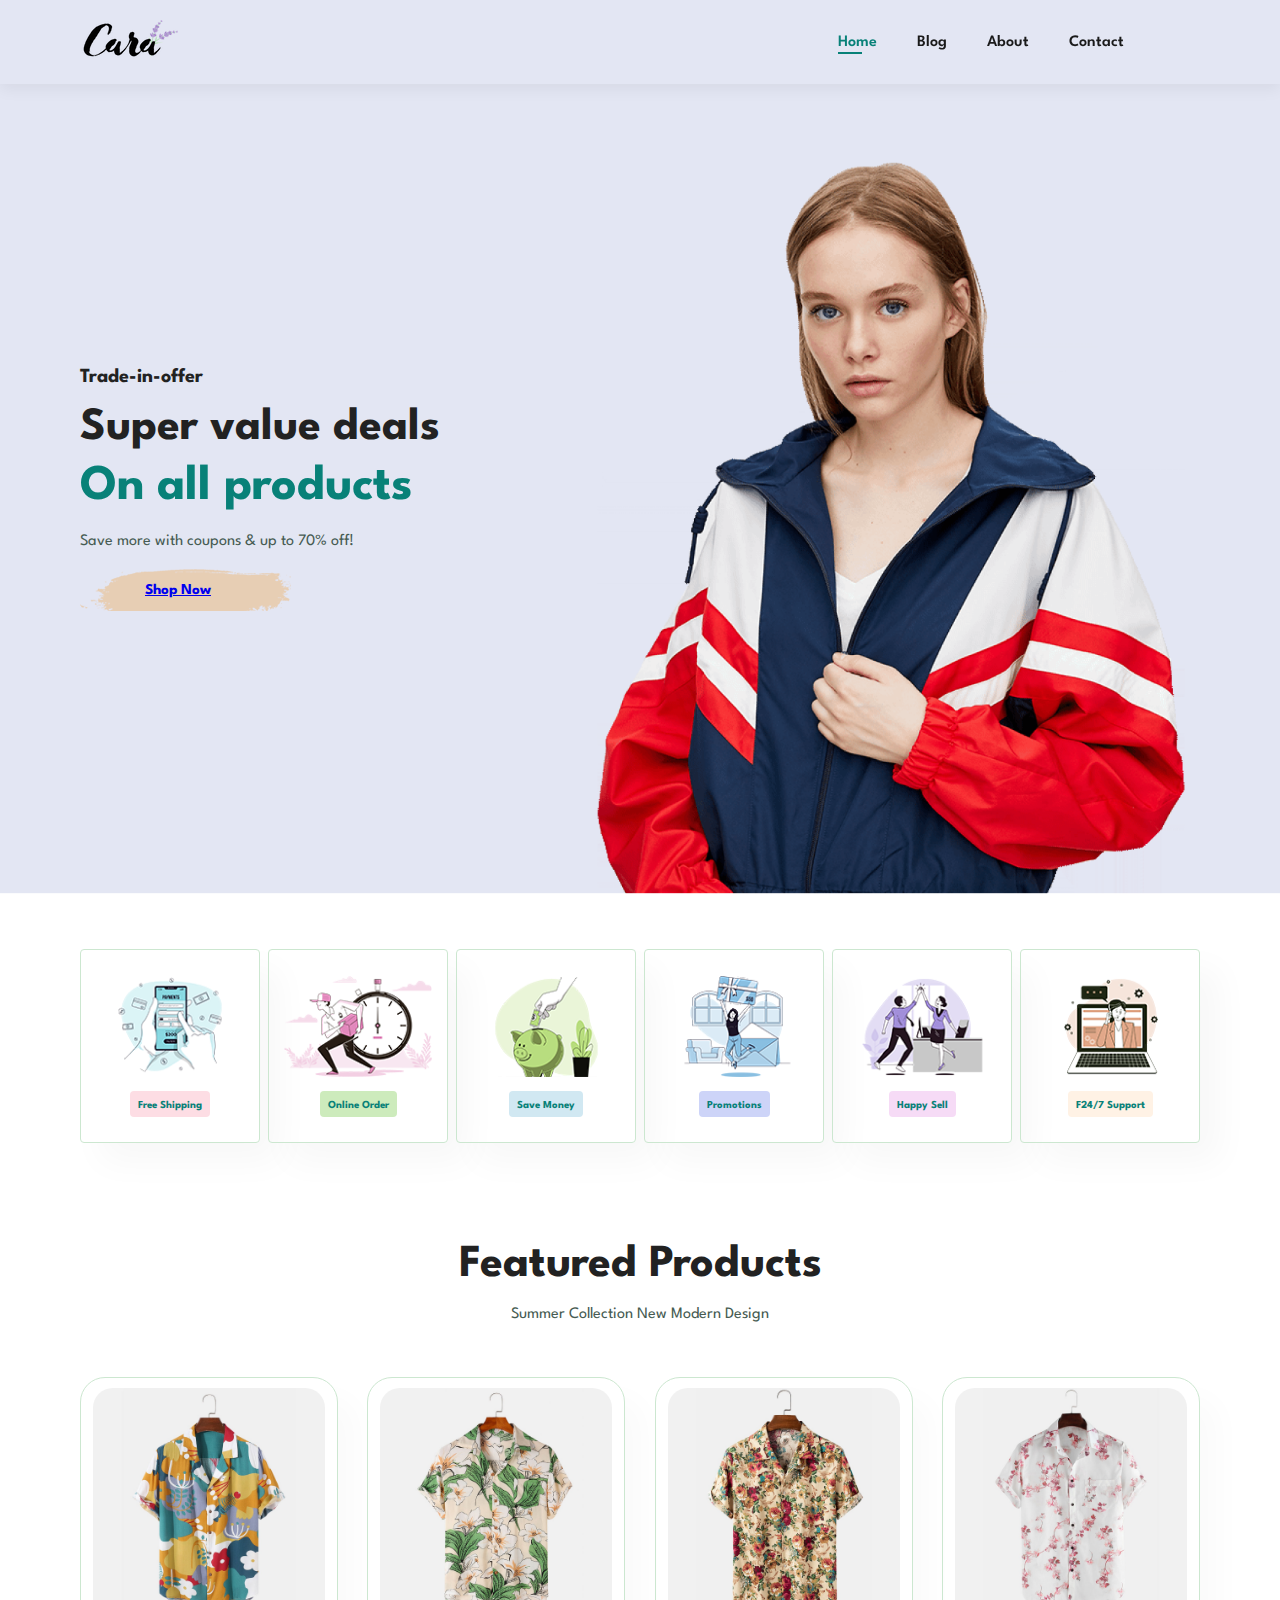
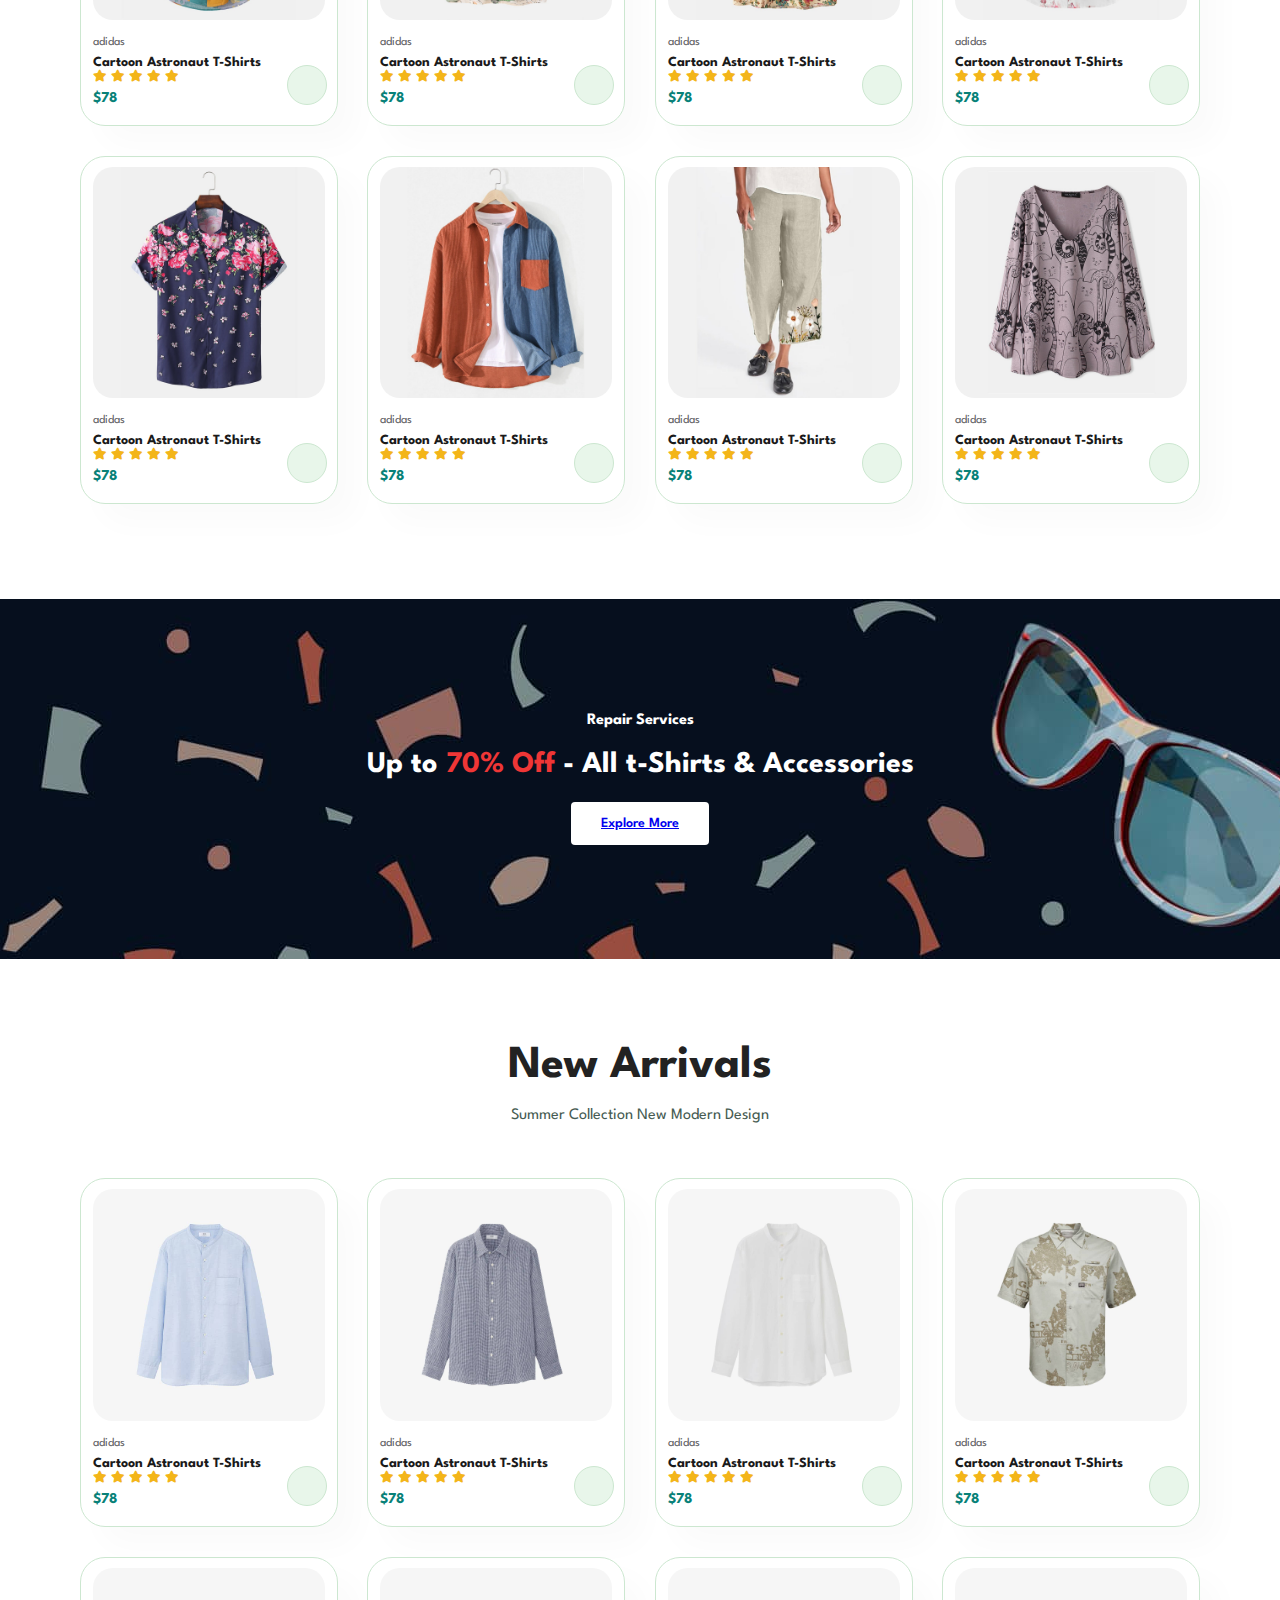
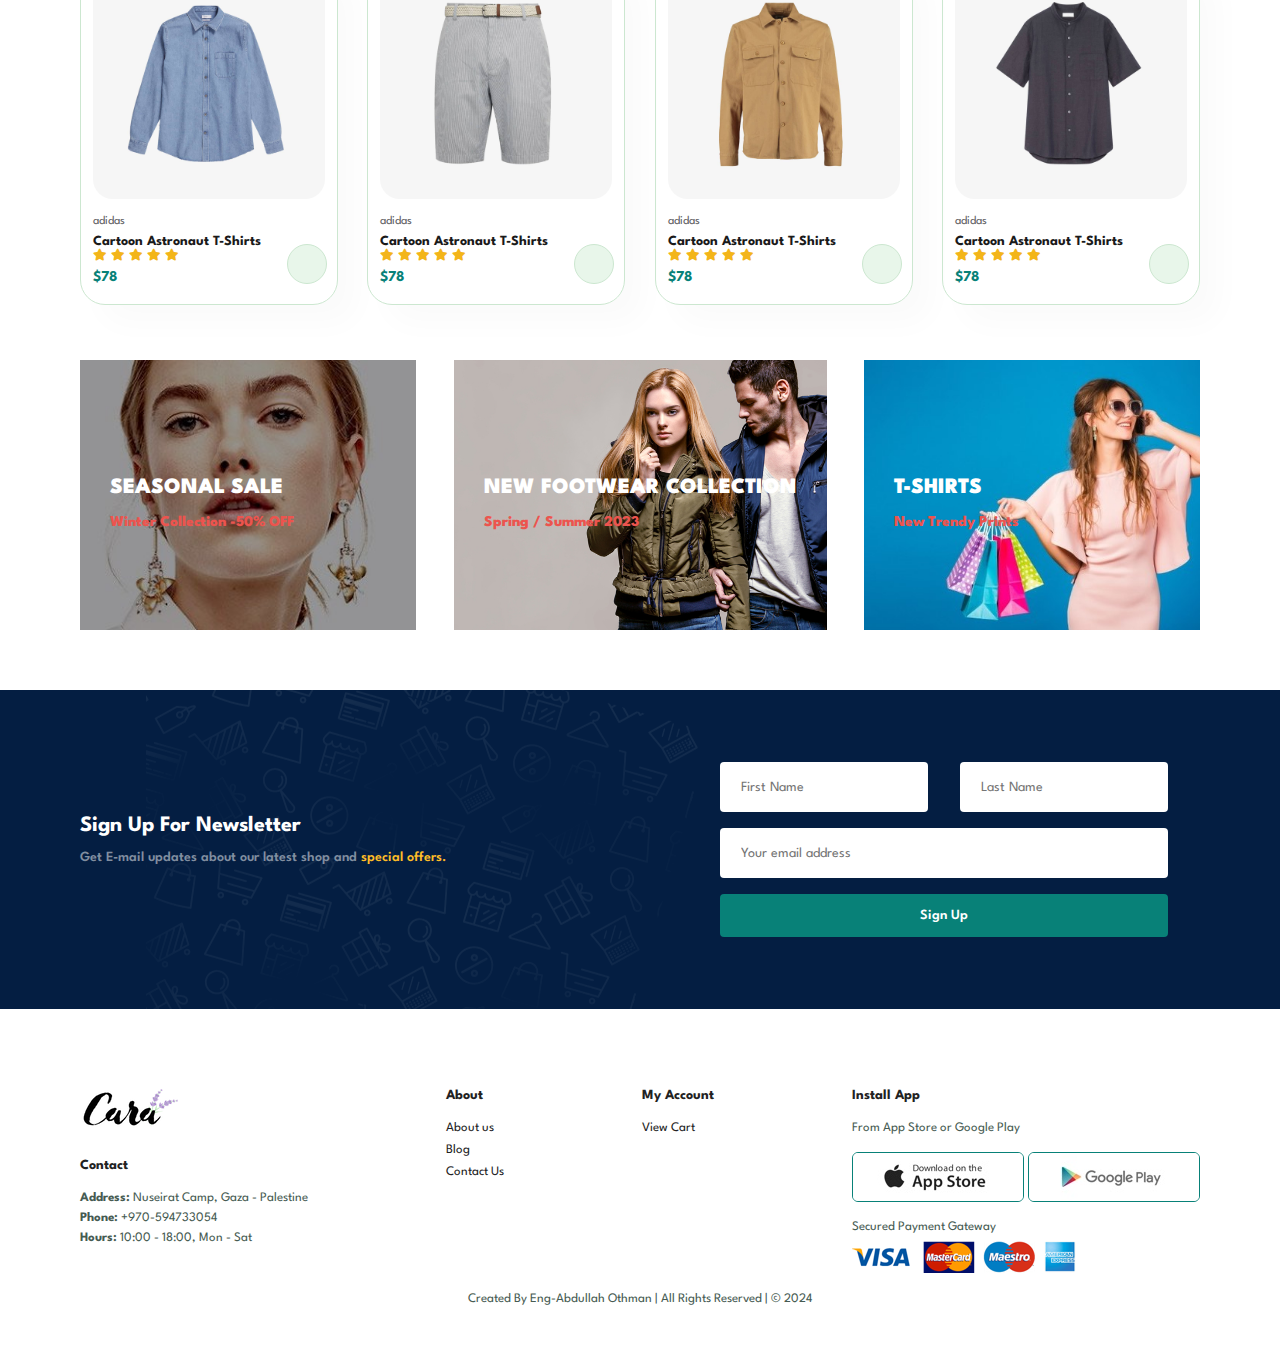
<file: ecommerce-website-html-css-main/index.html>
<!DOCTYPE html>
<html lang="en">

<head>
    <meta charset="UTF-8">
    <meta http-equiv="X-UA-Compatible" content="IE=edge">
    <meta name="viewport" content="width=device-width, initial-scale=1.0">
    <title>e-commerce website</title>

    <!-- font-awesome cdn link -->
    <link rel="stylesheet" href="https://pro.fontawesome.com/releases/v5.10.0/css/all.css" />

    <!-- custom css file link -->
    <link rel="stylesheet" href="style.css">

</head>

<body>

    <section id="header">
        <a href="index.html"><img src="images/logo.png" class="logo" alt=""></a>
        <div>
            <ul id="navbar">
                <li><a class="active" href="index.html">Home</a></li>
                <li><a href="blog.html">Blog</a></li>
                <li><a href="about.html">About</a></li>
                <li><a href="contact.html">Contact</a></li>
                <li id="lg-bag"><a href="cart.html"><i class="far fa-shopping-bag"></i></a></li>
                <a href="#" id="close"><i class="far fa-times"></i></a>
            </ul>
        </div>
        <div id="mobile">
            <a href="cart.html"><i class="far fa-shopping-bag"></i></a>
            <i id="bar" class="fas fa-outdent"></i>
        </div>
    </section>

    <section id="hero">
        <h4>Trade-in-offer</h4>
        <h2>Super value deals</h2>
        <h1>On all products</h1>
        <p>Save more with coupons & up to 70% off!</p>
        <button><a href="#product1">Shop Now</a></button>
    </section>

    <section id="feature" class="section-p1">
        <div class="fe-box">
            <img src="images/features/f1.png" alt="">
            <h6>Free Shipping</h6>
        </div>
        <div class="fe-box">
            <img src="images/features/f2.png" alt="">
            <h6>Online Order</h6>
        </div>
        <div class="fe-box">
            <img src="images/features/f3.png" alt="">
            <h6>Save Money</h6>
        </div>
        <div class="fe-box">
            <img src="images/features/f4.png" alt="">
            <h6>Promotions</h6>
        </div>
        <div class="fe-box">
            <img src="images/features/f5.png" alt="">
            <h6>Happy Sell</h6>
        </div>
        <div class="fe-box">
            <img src="images/features/f6.png" alt="">
            <h6>F24/7 Support</h6>
        </div>
    </section>

    <section id="product1" class="section-p1 product1">
        <h2>Featured Products</h2>
        <p>Summer Collection New Modern Design</p>
        <div class="pro-container">
            <div class="pro">
                <img src="images/products/f1.jpg" alt="">
                <div class="des">
                    <span>adidas</span>
                    <h5>Cartoon Astronaut T-Shirts</h5>
                    <div class="star">
                        <i class="fas fa-star"></i>
                        <i class="fas fa-star"></i>
                        <i class="fas fa-star"></i>
                        <i class="fas fa-star"></i>
                        <i class="fas fa-star"></i>
                    </div>
                    <h4>$78</h4>
                </div>
                <a href="singleProduct.html"><i class="fas fa-shopping-cart cart"></i></a>
            </div>
            <div class="pro">
                <img src="images/products/f2.jpg" alt="">
                <div class="des">
                    <span>adidas</span>
                    <h5>Cartoon Astronaut T-Shirts</h5>
                    <div class="star">
                        <i class="fas fa-star"></i>
                        <i class="fas fa-star"></i>
                        <i class="fas fa-star"></i>
                        <i class="fas fa-star"></i>
                        <i class="fas fa-star"></i>
                    </div>
                    <h4>$78</h4>
                </div>
                <a href="singleProduct.html"><i class="fas fa-shopping-cart cart"></i></a>
            </div>
            <div class="pro">
                <img src="images/products/f3.jpg" alt="">
                <div class="des">
                    <span>adidas</span>
                    <h5>Cartoon Astronaut T-Shirts</h5>
                    <div class="star">
                        <i class="fas fa-star"></i>
                        <i class="fas fa-star"></i>
                        <i class="fas fa-star"></i>
                        <i class="fas fa-star"></i>
                        <i class="fas fa-star"></i>
                    </div>
                    <h4>$78</h4>
                </div>
                <a href="singleProduct.html"><i class="fas fa-shopping-cart cart"></i></a>
            </div>
            <div class="pro">
                <img src="images/products/f4.jpg" alt="">
                <div class="des">
                    <span>adidas</span>
                    <h5>Cartoon Astronaut T-Shirts</h5>
                    <div class="star">
                        <i class="fas fa-star"></i>
                        <i class="fas fa-star"></i>
                        <i class="fas fa-star"></i>
                        <i class="fas fa-star"></i>
                        <i class="fas fa-star"></i>
                    </div>
                    <h4>$78</h4>
                </div>
                <a href="singleProduct.html"><i class="fas fa-shopping-cart cart"></i></a>
            </div>
            <div class="pro">
                <img src="images/products/f5.jpg" alt="">
                <div class="des">
                    <span>adidas</span>
                    <h5>Cartoon Astronaut T-Shirts</h5>
                    <div class="star">
                        <i class="fas fa-star"></i>
                        <i class="fas fa-star"></i>
                        <i class="fas fa-star"></i>
                        <i class="fas fa-star"></i>
                        <i class="fas fa-star"></i>
                    </div>
                    <h4>$78</h4>
                </div>
                <a href="singleProduct.html"><i class="fas fa-shopping-cart cart"></i></a>
            </div>
            <div class="pro">
                <img src="images/products/f6.jpg" alt="">
                <div class="des">
                    <span>adidas</span>
                    <h5>Cartoon Astronaut T-Shirts</h5>
                    <div class="star">
                        <i class="fas fa-star"></i>
                        <i class="fas fa-star"></i>
                        <i class="fas fa-star"></i>
                        <i class="fas fa-star"></i>
                        <i class="fas fa-star"></i>
                    </div>
                    <h4>$78</h4>
                </div>
                <a href="singleProduct.html"><i class="fas fa-shopping-cart cart"></i></a>
            </div>
            <div class="pro">
                <img src="images/products/f7.jpg" alt="">
                <div class="des">
                    <span>adidas</span>
                    <h5>Cartoon Astronaut T-Shirts</h5>
                    <div class="star">
                        <i class="fas fa-star"></i>
                        <i class="fas fa-star"></i>
                        <i class="fas fa-star"></i>
                        <i class="fas fa-star"></i>
                        <i class="fas fa-star"></i>
                    </div>
                    <h4>$78</h4>
                </div>
                <a href="singleProduct.html"><i class="fas fa-shopping-cart cart"></i></a>
            </div>
            <div class="pro">
                <img src="images/products/f8.jpg" alt="">
                <div class="des">
                    <span>adidas</span>
                    <h5>Cartoon Astronaut T-Shirts</h5>
                    <div class="star">
                        <i class="fas fa-star"></i>
                        <i class="fas fa-star"></i>
                        <i class="fas fa-star"></i>
                        <i class="fas fa-star"></i>
                        <i class="fas fa-star"></i>
                    </div>
                    <h4>$78</h4>
                </div>
                <a href="singleProduct.html"><i class="fas fa-shopping-cart cart"></i></a>
            </div>
        </div>
    </section>

    <section id="banner" class="section-m1">
        <h4>Repair Services</h4>
        <h2>Up to <span>70% Off</span> - All t-Shirts & Accessories</h2>
        <button class="normal"><a href="#product2">Explore More</a></button>
    </section>

    <section id="product2" class="section-p1 product1">
        <h2>New Arrivals</h2>
        <p>Summer Collection New Modern Design</p>
        <div class="pro-container">
            <div class="pro">
                <img src="images/products/n1.jpg" alt="">
                <div class="des">
                    <span>adidas</span>
                    <h5>Cartoon Astronaut T-Shirts</h5>
                    <div class="star">
                        <i class="fas fa-star"></i>
                        <i class="fas fa-star"></i>
                        <i class="fas fa-star"></i>
                        <i class="fas fa-star"></i>
                        <i class="fas fa-star"></i>
                    </div>
                    <h4>$78</h4>
                </div>
                <a href="singleProduct.html"><i class="fas fa-shopping-cart cart"></i></a>
            </div>
            <div class="pro">
                <img src="images/products/n2.jpg" alt="">
                <div class="des">
                    <span>adidas</span>
                    <h5>Cartoon Astronaut T-Shirts</h5>
                    <div class="star">
                        <i class="fas fa-star"></i>
                        <i class="fas fa-star"></i>
                        <i class="fas fa-star"></i>
                        <i class="fas fa-star"></i>
                        <i class="fas fa-star"></i>
                    </div>
                    <h4>$78</h4>
                </div>
                <a href="singleProduct.html"><i class="fas fa-shopping-cart cart"></i></a>
            </div>
            <div class="pro">
                <img src="images/products/n3.jpg" alt="">
                <div class="des">
                    <span>adidas</span>
                    <h5>Cartoon Astronaut T-Shirts</h5>
                    <div class="star">
                        <i class="fas fa-star"></i>
                        <i class="fas fa-star"></i>
                        <i class="fas fa-star"></i>
                        <i class="fas fa-star"></i>
                        <i class="fas fa-star"></i>
                    </div>
                    <h4>$78</h4>
                </div>
                <a href="singleProduct.html"><i class="fas fa-shopping-cart cart"></i></a>
            </div>
            <div class="pro">
                <img src="images/products/n4.jpg" alt="">
                <div class="des">
                    <span>adidas</span>
                    <h5>Cartoon Astronaut T-Shirts</h5>
                    <div class="star">
                        <i class="fas fa-star"></i>
                        <i class="fas fa-star"></i>
                        <i class="fas fa-star"></i>
                        <i class="fas fa-star"></i>
                        <i class="fas fa-star"></i>
                    </div>
                    <h4>$78</h4>
                </div>
                <a href="singleProduct.html"><i class="fas fa-shopping-cart cart"></i></a>
            </div>
            <div class="pro">
                <img src="images/products/n5.jpg" alt="">
                <div class="des">
                    <span>adidas</span>
                    <h5>Cartoon Astronaut T-Shirts</h5>
                    <div class="star">
                        <i class="fas fa-star"></i>
                        <i class="fas fa-star"></i>
                        <i class="fas fa-star"></i>
                        <i class="fas fa-star"></i>
                        <i class="fas fa-star"></i>
                    </div>
                    <h4>$78</h4>
                </div>
                <a href="singleProduct.html"><i class="fas fa-shopping-cart cart"></i></a>
            </div>
            <div class="pro">
                <img src="images/products/n6.jpg" alt="">
                <div class="des">
                    <span>adidas</span>
                    <h5>Cartoon Astronaut T-Shirts</h5>
                    <div class="star">
                        <i class="fas fa-star"></i>
                        <i class="fas fa-star"></i>
                        <i class="fas fa-star"></i>
                        <i class="fas fa-star"></i>
                        <i class="fas fa-star"></i>
                    </div>
                    <h4>$78</h4>
                </div>
                <a href="singleProduct.html"><i class="fas fa-shopping-cart cart"></i></a>
            </div>
            <div class="pro">
                <img src="images/products/n7.jpg" alt="">
                <div class="des">
                    <span>adidas</span>
                    <h5>Cartoon Astronaut T-Shirts</h5>
                    <div class="star">
                        <i class="fas fa-star"></i>
                        <i class="fas fa-star"></i>
                        <i class="fas fa-star"></i>
                        <i class="fas fa-star"></i>
                        <i class="fas fa-star"></i>
                    </div>
                    <h4>$78</h4>
                </div>
                <a href="singleProduct.html"><i class="fas fa-shopping-cart cart"></i></a>
            </div>
            <div class="pro">
                <img src="images/products/n8.jpg" alt="">
                <div class="des">
                    <span>adidas</span>
                    <h5>Cartoon Astronaut T-Shirts</h5>
                    <div class="star">
                        <i class="fas fa-star"></i>
                        <i class="fas fa-star"></i>
                        <i class="fas fa-star"></i>
                        <i class="fas fa-star"></i>
                        <i class="fas fa-star"></i>
                    </div>
                    <h4>$78</h4>
                </div>
                <a href="singleProduct.html"><i class="fas fa-shopping-cart cart"></i></a>
            </div>
        </div>
    </section>


    <section id="banner3">
        <div class="banner-box">
            <h2>SEASONAL SALE</h2>
            <h3>Winter Collection -50% OFF</h3>
        </div>
        <div class="banner-box">
            <h2>NEW FOOTWEAR COLLECTION</h2>
            <h3>Spring / Summer 2023</h3>
        </div>
        <div class="banner-box">
            <h2>T-SHIRTS</h2>
            <h3>New Trendy Prints</h3>
        </div>
    </section>

    <section id="newsletter" class="section-p1 section-m1">

        <div class="newstext">
            <h4>Sign Up For Newsletter</h4>
            <p>Get E-mail updates about our latest shop and <span>special offers.</span></p>
        </div>
        <form class="form">
            <div class="user-name">
                <input type="text" required placeholder="First Name">
                <input type="text" required placeholder="Last Name">
            </div>
            <input type="text" required placeholder="Your email address">
            <button type="submit" class="normal">Sign Up</button>
        </form>
    </section>

    <footer class="section-p1">
        <div class="col">
            <img class="logo" src="images/logo.png" alt="">
            <h4>Contact</h4>
            <p><strong>Address:</strong> Nuseirat Camp, Gaza - Palestine</p>
            <p><strong>Phone:</strong> +970-594733054</p>
            <p><strong>Hours:</strong> 10:00 - 18:00, Mon - Sat</p>
        </div>
        <div class="col">
            <h4>About</h4>
            <a href="about.html">About us</a>
            <a href="blog.html">Blog</a>
            <a href="contact.html">Contact Us</a>
        </div>
        <div class="col">
            <h4>My Account</h4>
            <a href="cart.html">View Cart</a>
        </div>
        <div class="col install">
            <h4>Install App</h4>
            <p>From App Store or Google Play</p>
            <div class="row">
                <img src="images/pay/app.jpg" alt="">
                <img src="images/pay/play.jpg" alt="">
            </div>
            <p>Secured Payment Gateway</p>
            <img src="images/pay/pay.png" alt="">
        </div>
        <div class="copyright">
            <p>Created By Eng-Abdullah Othman | All Rights Reserved | &#169; 2024</p>
        </div>
    </footer>

    <!-- javascript script file link -->
    <script src="script.js"></script>
</body>

</html>
</file>
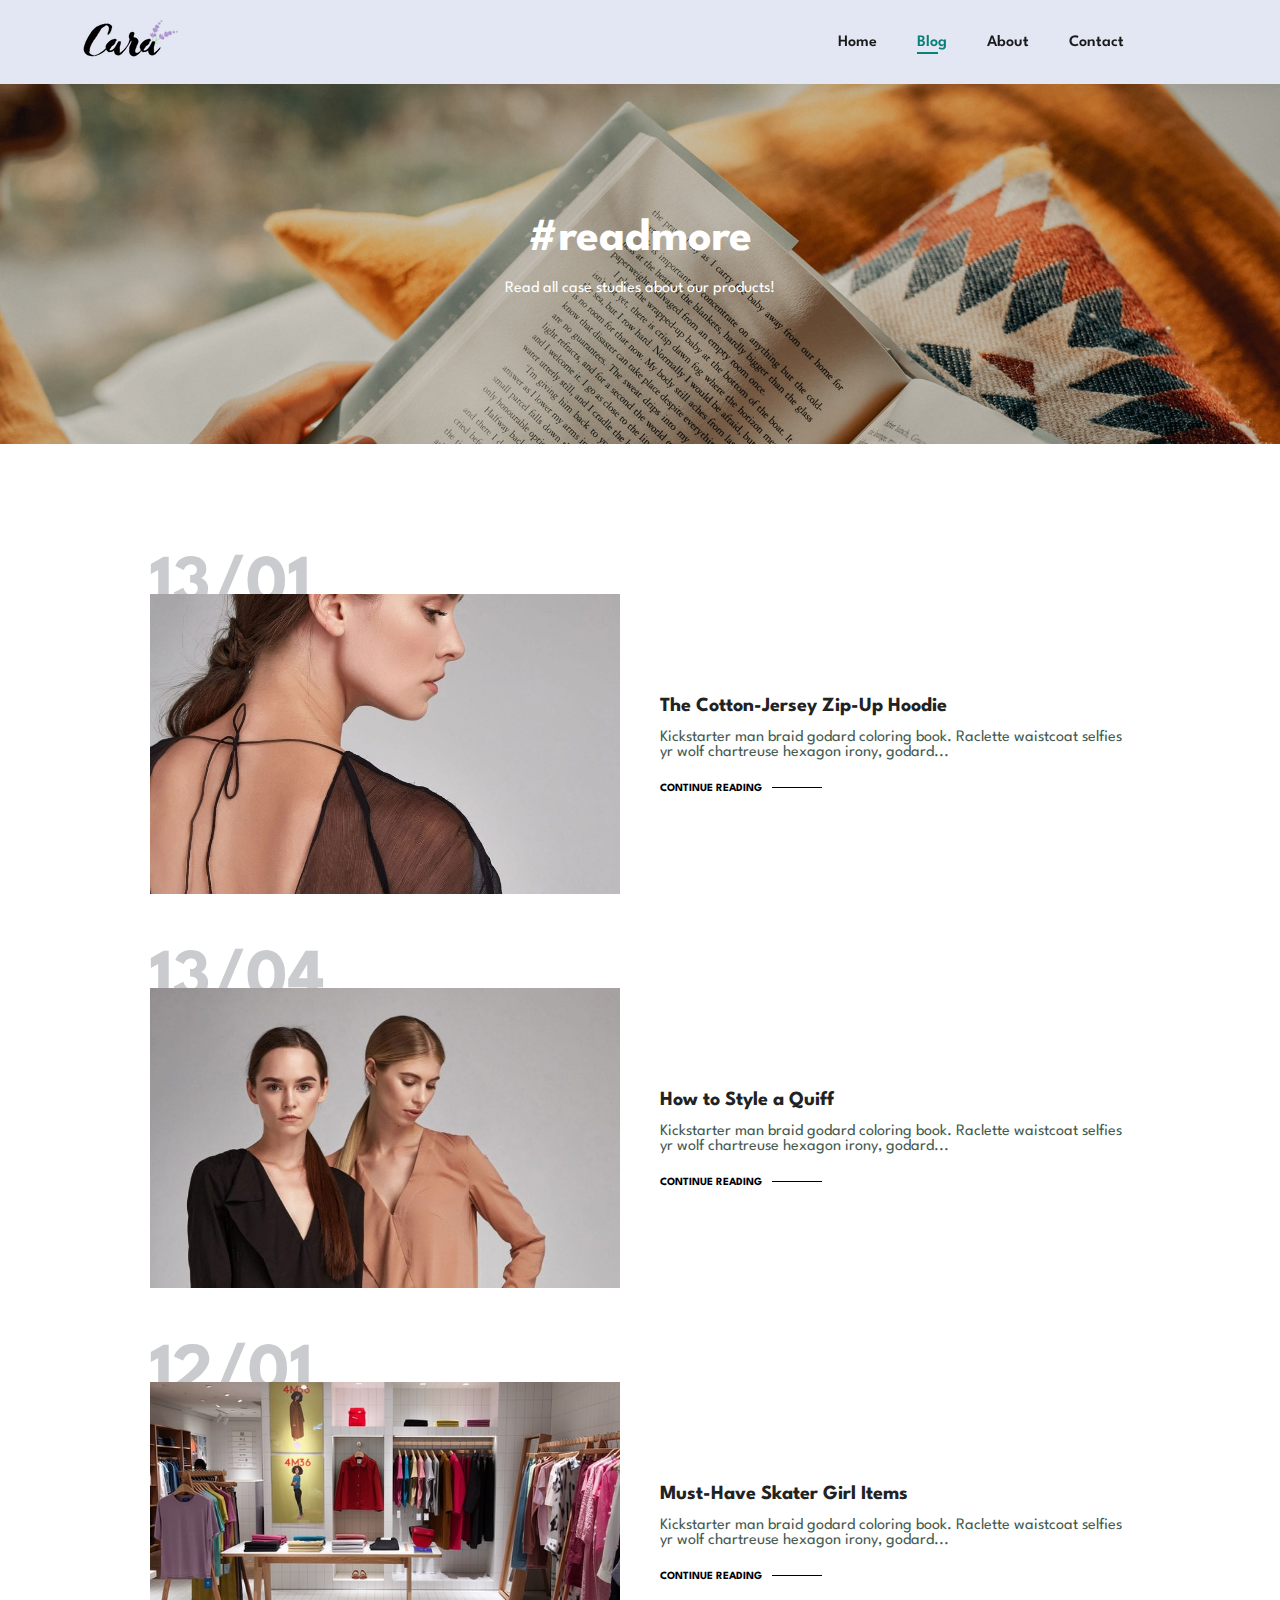
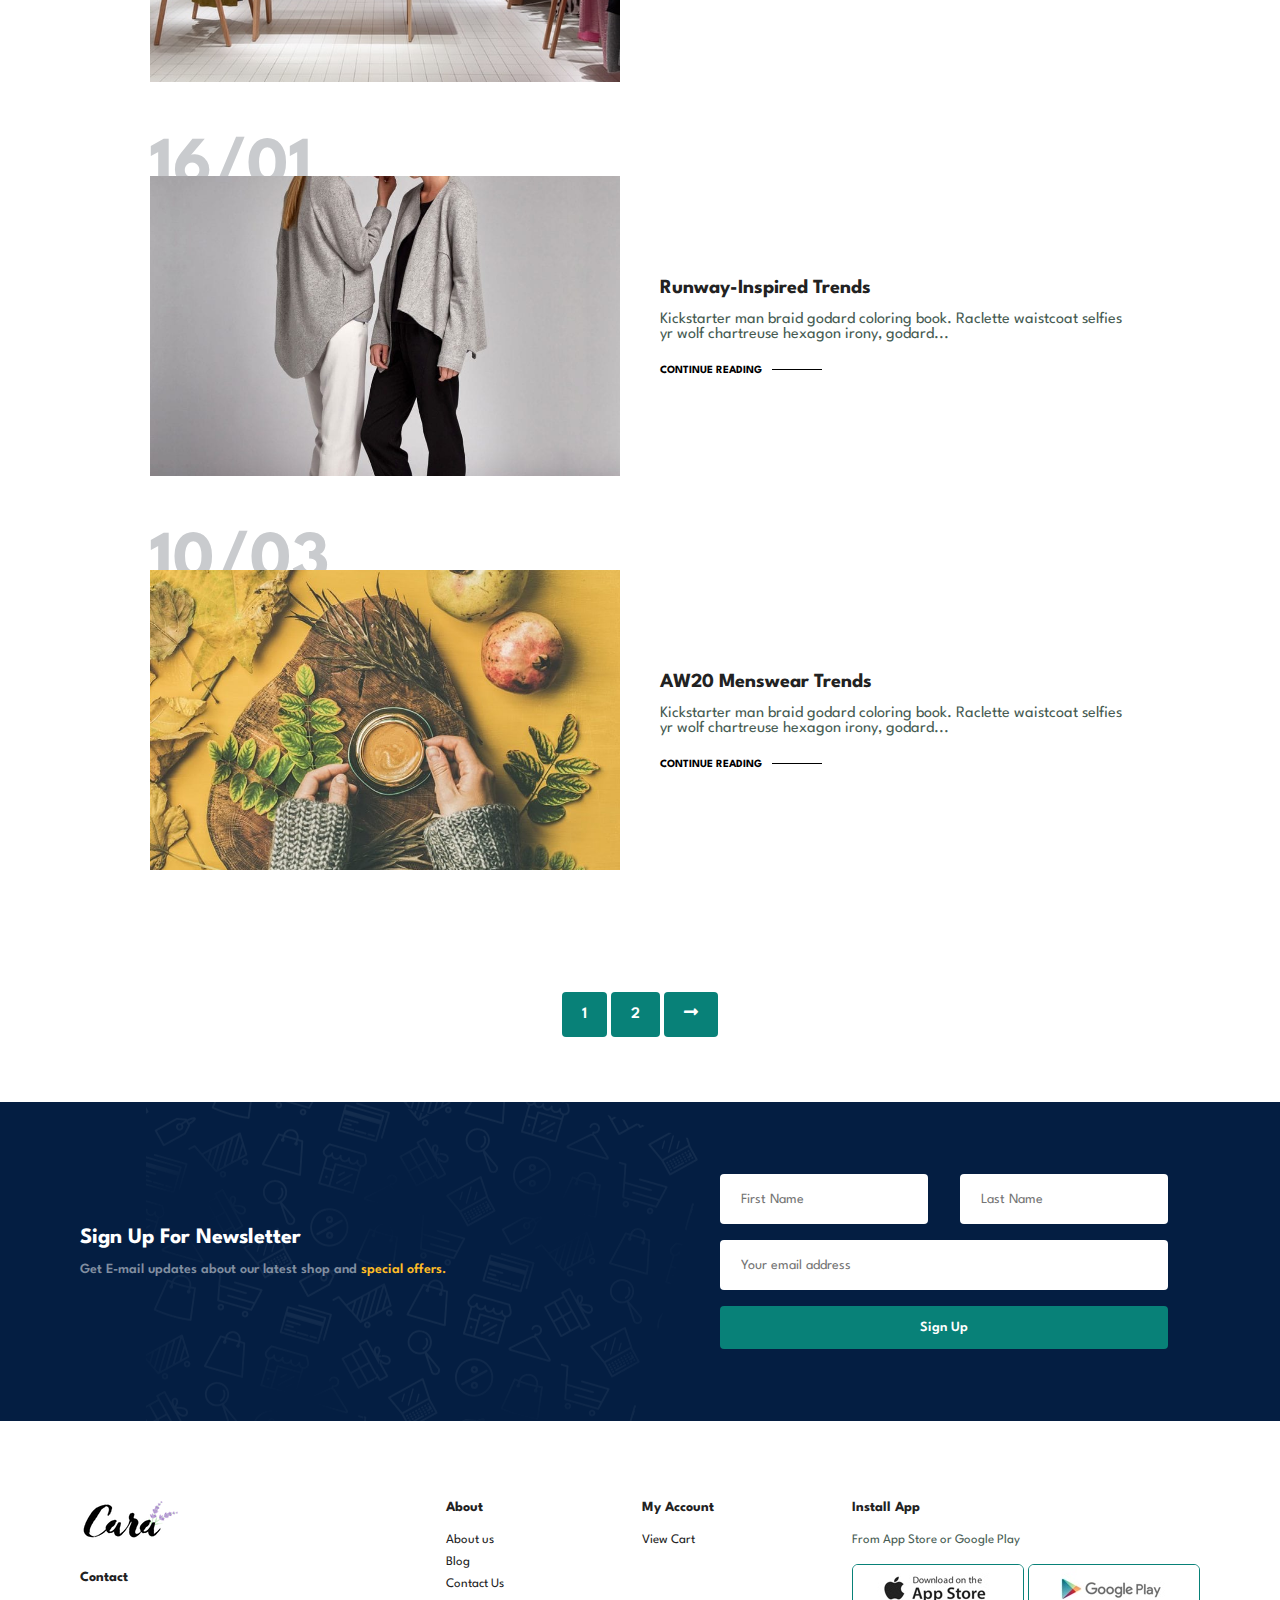
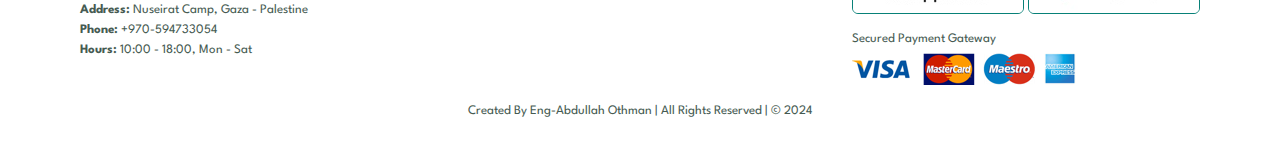
<file: ecommerce-website-html-css-main/blog.html>
<!DOCTYPE html>
<html lang="en">

<head>
    <meta charset="UTF-8">
    <meta http-equiv="X-UA-Compatible" content="IE=edge">
    <meta name="viewport" content="width=device-width, initial-scale=1.0">
    <title>e-commerce website</title>

    <!-- font-awesome cdn link -->
    <link rel="stylesheet" href="https://pro.fontawesome.com/releases/v5.10.0/css/all.css" />

    <!-- custom css file link -->
    <link rel="stylesheet" href="style.css">

</head>

<body>

    <section id="header">
        <a href="index.html"><img src="images/logo.png" class="logo" alt=""></a>
        <div>
            <ul id="navbar">
                <li><a href="index.html">Home</a></li>
                <li><a class="active" href="blog.html">Blog</a></li>
                <li><a href="about.html">About</a></li>
                <li><a href="contact.html">Contact</a></li>
                <li id="lg-bag"><a href="cart.html"><i class="far fa-shopping-bag"></i></a></li>
                <a href="#" id="close"><i class="far fa-times"></i></a>
            </ul>
        </div>
        <div id="mobile">
            <a href="cart.html"><i class="far fa-shopping-bag"></i></a>
            <i id="bar" class="fas fa-outdent"></i>
        </div>
    </section>

    <section id="page-header" class="blog-header">
        <h2>#readmore</h2>
        <p>Read all case studies about our products!</p>
    </section>

    <section id="blog">
        <div class="blog-box">
            <div class="blog-img">
                <img src="images/blog/b1.jpg" alt="">
            </div>
            <div class="blog-details">
                <h4>The Cotton-Jersey Zip-Up Hoodie</h4>
                <p>Kickstarter man braid godard coloring book. Raclette waistcoat selfies
                    yr wolf chartreuse hexagon irony, godard...
                </p>
                <a href="#">CONTINUE READING</a>
            </div>
            <h1>13/01</h1>
        </div>
        <div class="blog-box">
            <div class="blog-img">
                <img src="images/blog/b2.jpg" alt="">
            </div>
            <div class="blog-details">
                <h4>How to Style a Quiff</h4>
                <p>Kickstarter man braid godard coloring book. Raclette waistcoat selfies
                    yr wolf chartreuse hexagon irony, godard...
                </p>
                <a href="#">CONTINUE READING</a>
            </div>
            <h1>13/04</h1>
        </div>
        <div class="blog-box">
            <div class="blog-img">
                <img src="images/blog/b3.jpg" alt="">
            </div>
            <div class="blog-details">
                <h4>Must-Have Skater Girl Items</h4>
                <p>Kickstarter man braid godard coloring book. Raclette waistcoat selfies
                    yr wolf chartreuse hexagon irony, godard...
                </p>
                <a href="#">CONTINUE READING</a>
            </div>
            <h1>12/01</h1>
        </div>
        <div class="blog-box">
            <div class="blog-img">
                <img src="images/blog/b4.jpg" alt="">
            </div>
            <div class="blog-details">
                <h4>Runway-Inspired Trends</h4>
                <p>Kickstarter man braid godard coloring book. Raclette waistcoat selfies
                    yr wolf chartreuse hexagon irony, godard...
                </p>
                <a href="#">CONTINUE READING</a>
            </div>
            <h1>16/01</h1>
        </div>
        <div class="blog-box">
            <div class="blog-img">
                <img src="images/blog/b6.jpg" alt="">
            </div>
            <div class="blog-details">
                <h4>AW20 Menswear Trends</h4>
                <p>Kickstarter man braid godard coloring book. Raclette waistcoat selfies
                    yr wolf chartreuse hexagon irony, godard...
                </p>
                <a href="#">CONTINUE READING</a>
            </div>
            <h1>10/03</h1>
        </div>
    </section>

    <section id="pagination" class="section-p1">
        <a href="#">1</a>
        <a href="#">2</a>
        <a href="#"><i class="fas fa-long-arrow-alt-right"></i></a>
    </section>

    <section id="newsletter" class="section-p1 section-m1">

        <div class="newstext">
            <h4>Sign Up For Newsletter</h4>
            <p>Get E-mail updates about our latest shop and <span>special offers.</span></p>
        </div>
        <form class="form">
            <div class="user-name">
                <input type="text" required placeholder="First Name">
                <input type="text" required placeholder="Last Name">
            </div>
            <input type="text" required placeholder="Your email address">
            <button type="submit" class="normal">Sign Up</button>
        </form>
    </section>

    <footer class="section-p1">
        <div class="col">
            <img class="logo" src="images/logo.png" alt="">
            <h4>Contact</h4>
            <p><strong>Address:</strong> Nuseirat Camp, Gaza - Palestine</p>
            <p><strong>Phone:</strong> +970-594733054</p>
            <p><strong>Hours:</strong> 10:00 - 18:00, Mon - Sat</p>
        </div>
        <div class="col">
            <h4>About</h4>
            <a href="about.html">About us</a>
            <a href="blog.html">Blog</a>
            <a href="contact.html">Contact Us</a>
        </div>
        <div class="col">
            <h4>My Account</h4>
            <a href="cart.html">View Cart</a>
        </div>
        <div class="col install">
            <h4>Install App</h4>
            <p>From App Store or Google Play</p>
            <div class="row">
                <img src="images/pay/app.jpg" alt="">
                <img src="images/pay/play.jpg" alt="">
            </div>
            <p>Secured Payment Gateway</p>
            <img src="images/pay/pay.png" alt="">
        </div>
        <div class="copyright">
            <p>Created By Eng-Abdullah Othman | All Rights Reserved | &#169; 2024</p>
        </div>
    </footer>

    <!-- javascript script file link -->
    <script src="script.js"></script>
</body>

</html>
</file>
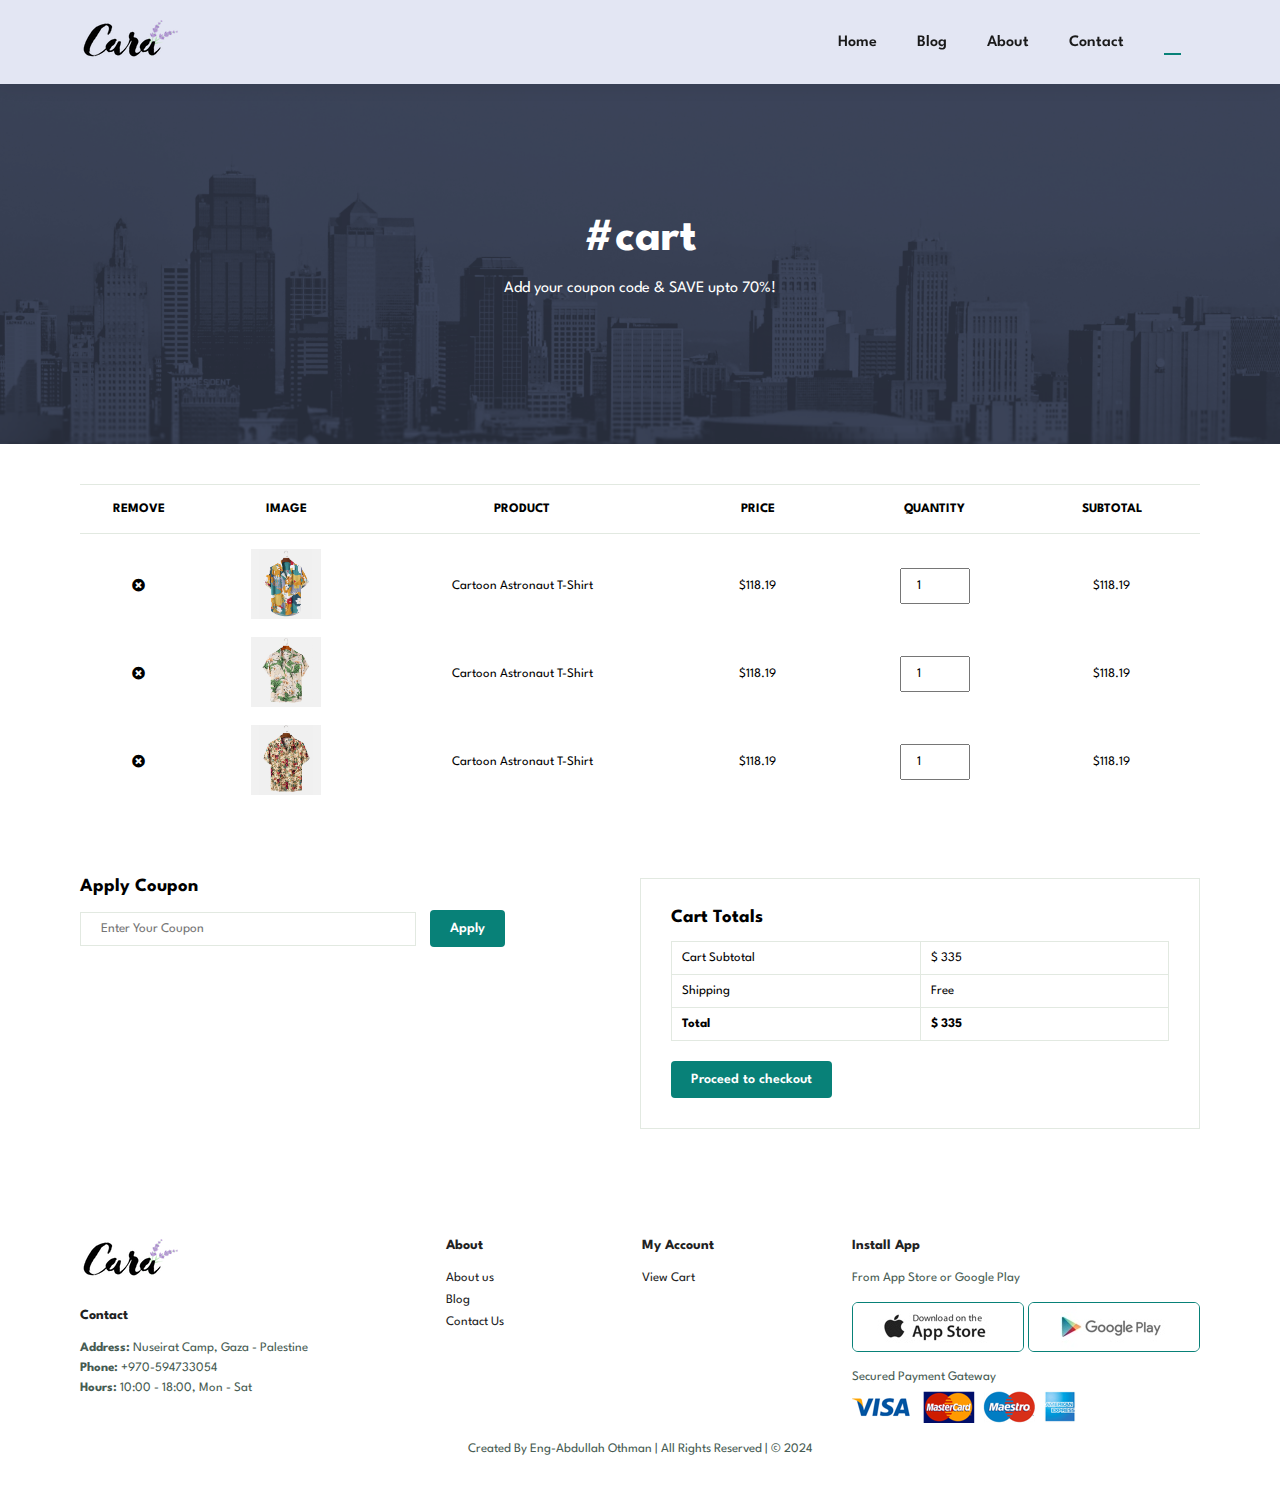
<file: ecommerce-website-html-css-main/cart.html>
<!DOCTYPE html>
<html lang="en">

<head>
    <meta charset="UTF-8">
    <meta http-equiv="X-UA-Compatible" content="IE=edge">
    <meta name="viewport" content="width=device-width, initial-scale=1.0">
    <title>e-commerce website</title>

    <!-- font-awesome cdn link -->
    <link rel="stylesheet" href="https://pro.fontawesome.com/releases/v5.10.0/css/all.css" />

    <!-- custom css file link -->
    <link rel="stylesheet" href="style.css">

</head>

<body>

    <section id="header">
        <a href="index.html"><img src="images/logo.png" class="logo" alt=""></a>
        <div>
            <ul id="navbar">
                <li><a href="index.html">Home</a></li>
                <li><a href="blog.html">Blog</a></li>
                <li><a href="about.html">About</a></li>
                <li><a href="contact.html">Contact</a></li>
                <li id="lg-bag"><a class="active" href="cart.html"><i class="far fa-shopping-bag"></i></a></li>
                <a href="#" id="close"><i class="far fa-times"></i></a>
            </ul>
        </div>
        <div id="mobile">
            <a href="cart.html"><i class="far fa-shopping-bag"></i></a>
            <i id="bar" class="fas fa-outdent"></i>
        </div>
    </section>

    <section id="page-header" class="about-header">
        <h2>#cart</h2>
        <p>Add your coupon code & SAVE upto 70%!</p>
    </section>

    <section id="cart" class="section-p1">
        <table width="100%">
            <thead>
                <tr>
                    <td>Remove</td>
                    <td>Image</td>
                    <td>Product</td>
                    <td>Price</td>
                    <td>Quantity</td>
                    <td>Subtotal</td>
                </tr>
            </thead>
            <tbody>
                <tr class="cart-item">
                    <td><a href="#" class="delete"><i class="fas fa-times-circle" style="color:black"></i></a></td>
                    <td><img src="images/products/f1.jpg" alt=""></td>
                    <td>Cartoon Astronaut T-Shirt</td>
                    <td>$118.19</td>
                    <td><input type="number" value="1"></td>
                    <td>$118.19</td>
                </tr>
                <tr class="cart-item">
                    <td><a href="#" class="delete"><i class="fas fa-times-circle" style="color:black"></i></a></td>
                    <td><img src="images/products/f2.jpg" alt=""></td>
                    <td>Cartoon Astronaut T-Shirt</td>
                    <td>$118.19</td>
                    <td><input type="number" value="1"></td>
                    <td>$118.19</td>
                </tr>
                <tr class="cart-item">
                    <td><a href="#" class="delete"><i class="fas fa-times-circle" style="color:black"></i></a></td>
                    <td><img src="images/products/f3.jpg" alt=""></td>
                    <td>Cartoon Astronaut T-Shirt</td>
                    <td>$118.19</td>
                    <td><input type="number" value="1"></td>
                    <td>$118.19</td>
                </tr>
            </tbody>
        </table>
    </section>

    <section id="cart-add" class="section-p1">
        <div class="coupon">
            <h3>Apply Coupon</h3>
            <div>
                <input type="text" placeholder="Enter Your Coupon">
                <button class="normal">Apply</button>
            </div>
        </div>
        <div class="subtotal">
            <h3>Cart Totals</h3>
            <table>
                <tr>
                    <td>Cart Subtotal</td>
                    <td>$ 335</td>
                </tr>
                <tr>
                    <td>Shipping</td>
                    <td>Free</td>
                </tr>
                <tr>
                    <td><strong>Total</strong></td>
                    <td><strong>$ 335</strong></td>
                </tr>
            </table>
            <button class="normal">Proceed to checkout</button>
        </div>
    </section>

    <footer class="section-p1">
        <div class="col">
            <img class="logo" src="images/logo.png" alt="">
            <h4>Contact</h4>
            <p><strong>Address:</strong> Nuseirat Camp, Gaza - Palestine</p>
            <p><strong>Phone:</strong> +970-594733054</p>
            <p><strong>Hours:</strong> 10:00 - 18:00, Mon - Sat</p>
        </div>
        <div class="col">
            <h4>About</h4>
            <a href="about.html">About us</a>
            <a href="blog.html">Blog</a>
            <a href="contact.html">Contact Us</a>
        </div>
        <div class="col">
            <h4>My Account</h4>
            <a href="cart.html">View Cart</a>
        </div>
        <div class="col install">
            <h4>Install App</h4>
            <p>From App Store or Google Play</p>
            <div class="row">
                <img src="images/pay/app.jpg" alt="">
                <img src="images/pay/play.jpg" alt="">
            </div>
            <p>Secured Payment Gateway</p>
            <img src="images/pay/pay.png" alt="">
        </div>
        <div class="copyright">
            <p>Created By Eng-Abdullah Othman | All Rights Reserved | &#169; 2024</p>
        </div>
    </footer>
    <!-- javascript script file link -->
    <script src="script.js"></script>
</body>

</html>
</file>
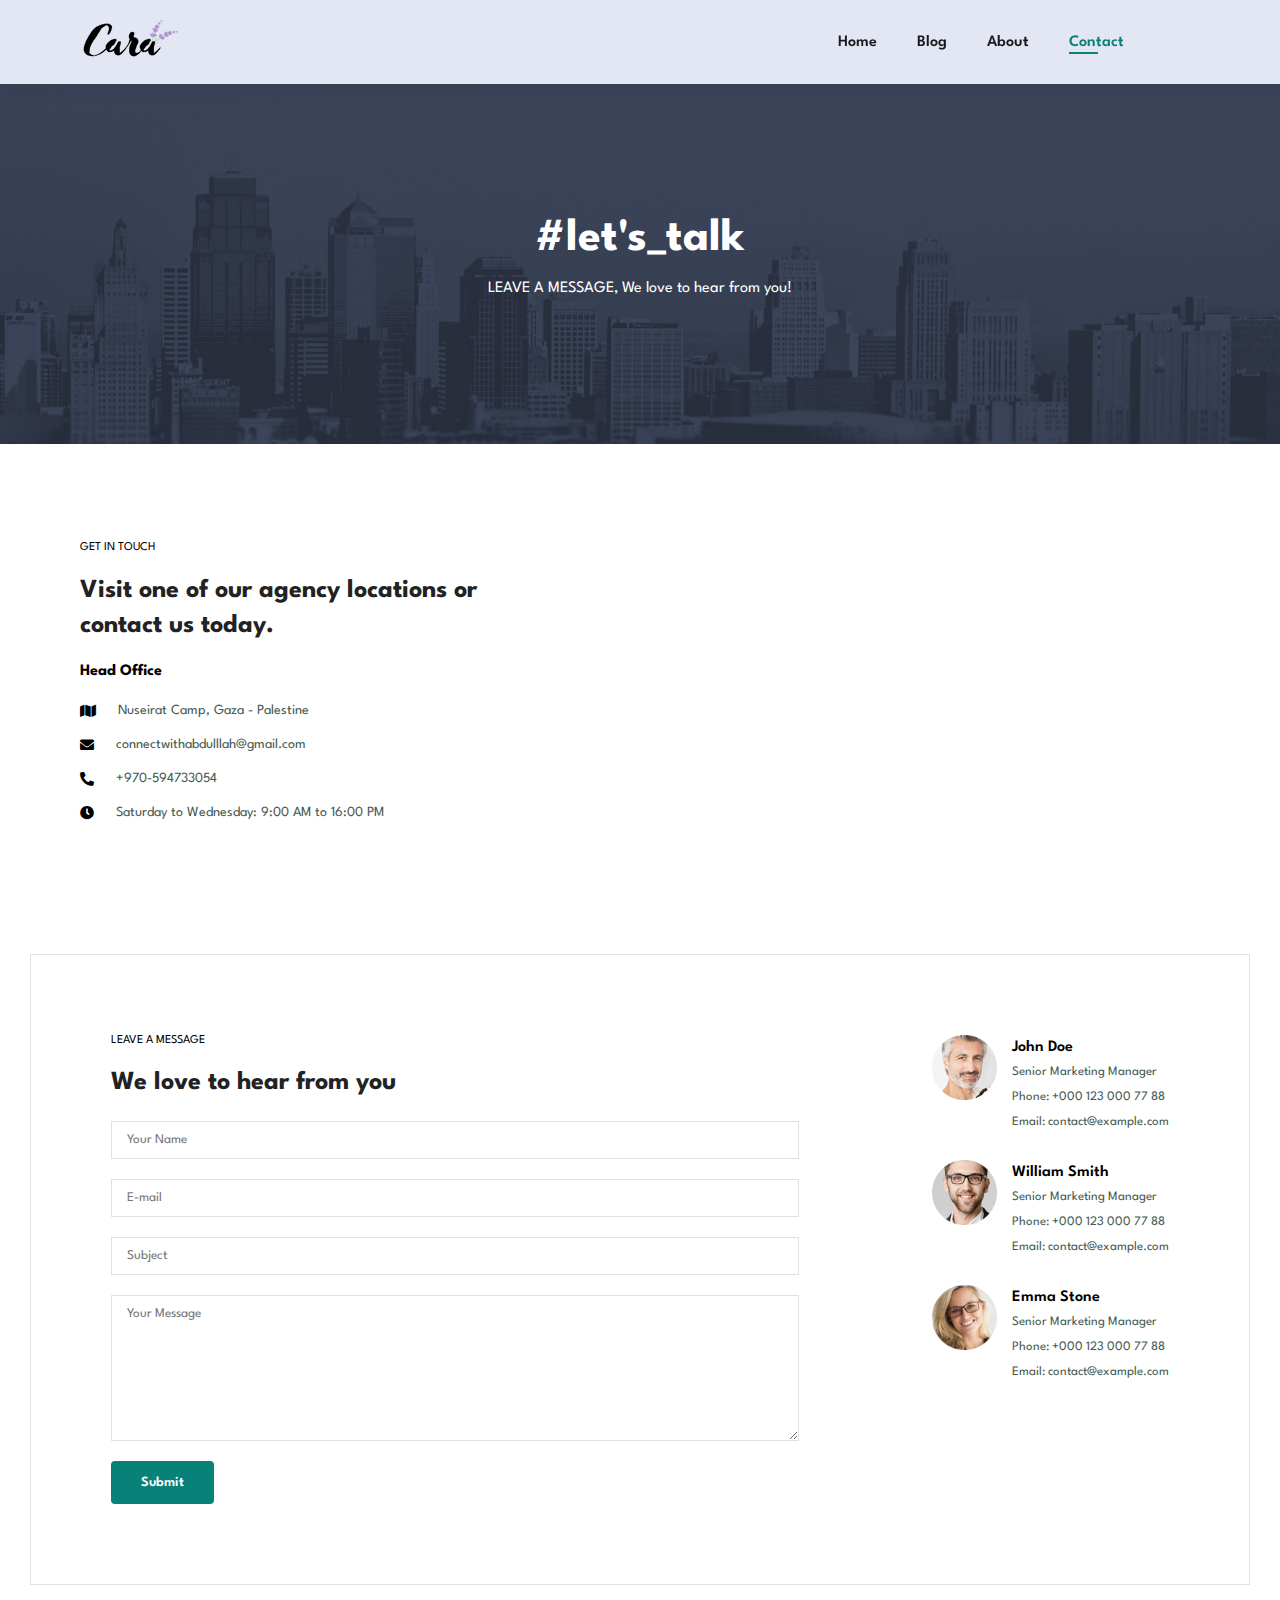
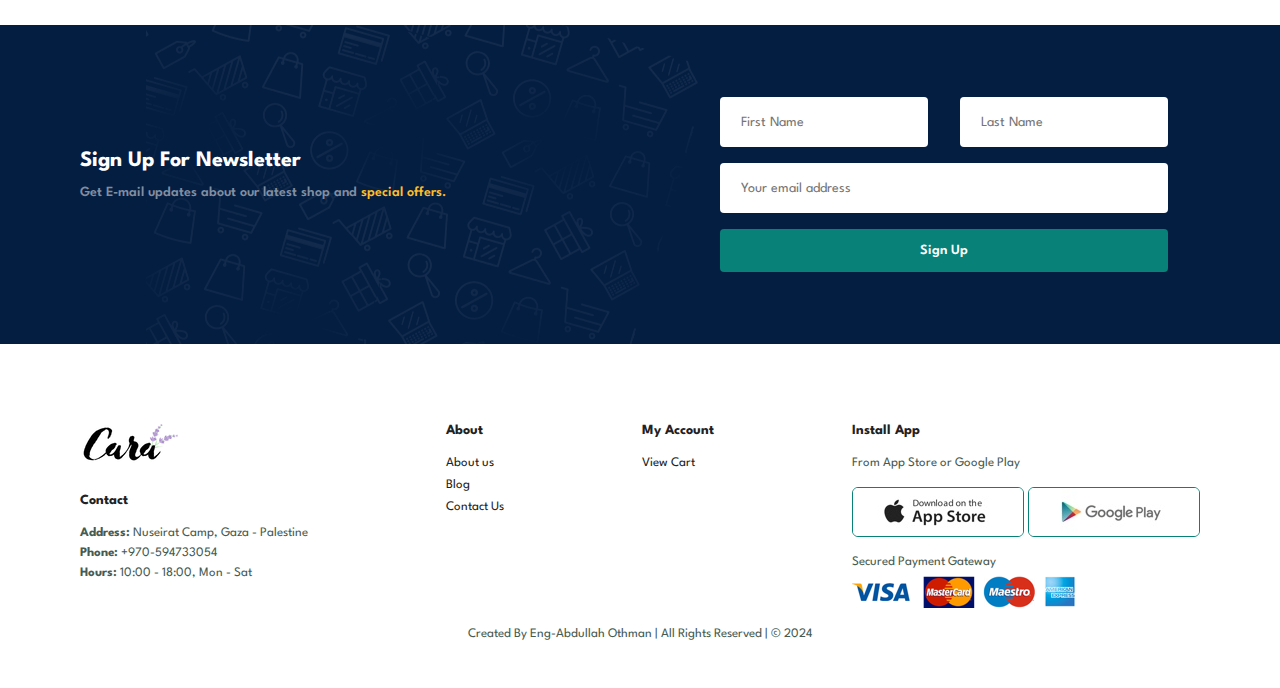
<file: ecommerce-website-html-css-main/contact.html>
<!DOCTYPE html>
<html lang="en">

<head>
    <meta charset="UTF-8">
    <meta http-equiv="X-UA-Compatible" content="IE=edge">
    <meta name="viewport" content="width=device-width, initial-scale=1.0">
    <title>e-commerce website</title>

    <!-- font-awesome cdn link -->
    <link rel="stylesheet" href="https://pro.fontawesome.com/releases/v5.10.0/css/all.css" />

    <!-- custom css file link -->
    <link rel="stylesheet" href="style.css">

</head>

<body>

    <section id="header">
        <a href="index.html"><img src="images/logo.png" class="logo" alt=""></a>
        <div>
            <ul id="navbar">
                <li><a href="index.html">Home</a></li>
                <li><a href="blog.html">Blog</a></li>
                <li><a href="about.html">About</a></li>
                <li><a class="active" href="contact.html">Contact</a></li>
                <li id="lg-bag"><a href="cart.html"><i class="far fa-shopping-bag"></i></a></li>
                <a href="#" id="close"><i class="far fa-times"></i></a>
            </ul>
        </div>
        <div id="mobile">
            <a href="cart.html"><i class="far fa-shopping-bag"></i></a>
            <i id="bar" class="fas fa-outdent"></i>
        </div>
    </section>

    <section id="page-header" class="about-header">
        <h2>#let's_talk</h2>
        <p>LEAVE A MESSAGE, We love to hear from you!</p>
    </section>

    <section id="contact-details" class="section-p1">
        <div class="details">
            <span>GET IN TOUCH</span>
            <h2>Visit one of our agency locations or contact us today.</h2>
            <h3>Head Office</h3>
            <div>
                <li>
                    <i class="fas fa-map"></i>
                    <p>Nuseirat Camp, Gaza - Palestine</p>
                </li>
                <li>
                    <i class="fas fa-envelope"></i>
                    <p>connectwithabdulllah@gmail.com</p>
                </li>
                <li>
                    <i class="fas fa-phone-alt"></i>
                    <p>+970-594733054
                </li>
                <li>
                    <i class="fas fa-clock"></i>
                    <p>Saturday to Wednesday: 9:00 AM to 16:00 PM</p>
                </li>
            </div>
        </div>
        <div class="map">
            <iframe
                src="https://www.google.com/maps/embed?pb=!1m18!1m12!1m3!1d6807.365085199953!2d34.38563478599941!3d31.450405467858808!2m3!1f0!2f0!3f0!3m2!1i1024!2i768!4f13.1!3m3!1m2!1s0x14fd83be1d11e0c5%3A0x1ce929da7eefa1af!2sNuseirat%20Camp!5e0!3m2!1sen!2s!4v1731826964235!5m2!1sen!2s"
                width="600" height="450" style="border:0;" allowfullscreen="" loading="lazy"
                referrerpolicy="no-referrer-when-downgrade"></iframe>
        </div>
    </section>

    <section id="form-details">
        <form action="">
            <span>LEAVE A MESSAGE</span>
            <h2>We love to hear from you</h2>
            <input required type="text" placeholder="Your Name">
            <input required type="text" placeholder="E-mail">
            <input required type="text" placeholder="Subject">
            <textarea required name="" id="" cols="30" rows="10" placeholder="Your Message"></textarea>
            <button type="submit" class="normal">Submit</button>
        </form>
        <div class="people">
            <div>
                <img src="images/people/1.png" alt="">
                <p><span>John Doe</span> Senior Marketing Manager<br>Phone: +000 123 000 77 88<br>Email:
                    contact@example.com</p>
            </div>
            <div>
                <img src="images/people/2.png" alt="">
                <p><span>William Smith</span> Senior Marketing Manager<br>Phone: +000 123 000 77 88<br>Email:
                    contact@example.com</p>
            </div>
            <div>
                <img src="images/people/3.png" alt="">
                <p><span>Emma Stone</span> Senior Marketing Manager<br>Phone: +000 123 000 77 88<br>Email:
                    contact@example.com</p>
            </div>
        </div>
    </section>

    <section id="newsletter" class="section-p1 section-m1">

        <div class="newstext">
            <h4>Sign Up For Newsletter</h4>
            <p>Get E-mail updates about our latest shop and <span>special offers.</span></p>
        </div>
        <form class="form">
            <div class="user-name">
                <input type="text" required placeholder="First Name">
                <input type="text" required placeholder="Last Name">
            </div>
            <input type="text" required placeholder="Your email address">
            <button type="submit" class="normal">Sign Up</button>
        </form>
    </section>

    <footer class="section-p1">
        <div class="col">
            <img class="logo" src="images/logo.png" alt="">
            <h4>Contact</h4>
            <p><strong>Address:</strong> Nuseirat Camp, Gaza - Palestine</p>
            <p><strong>Phone:</strong> +970-594733054</p>
            <p><strong>Hours:</strong> 10:00 - 18:00, Mon - Sat</p>
        </div>
        <div class="col">
            <h4>About</h4>
            <a href="about.html">About us</a>
            <a href="blog.html">Blog</a>
            <a href="contact.html">Contact Us</a>
        </div>
        <div class="col">
            <h4>My Account</h4>
            <a href="cart.html">View Cart</a>
        </div>
        <div class="col install">
            <h4>Install App</h4>
            <p>From App Store or Google Play</p>
            <div class="row">
                <img src="images/pay/app.jpg" alt="">
                <img src="images/pay/play.jpg" alt="">
            </div>
            <p>Secured Payment Gateway</p>
            <img src="images/pay/pay.png" alt="">
        </div>
        <div class="copyright">
            <p>Created By Eng-Abdullah Othman | All Rights Reserved | &#169; 2024</p>
        </div>
    </footer>

    <!-- javascript script file link -->
    <script src="script.js"></script>
</body>

</html>
</file>
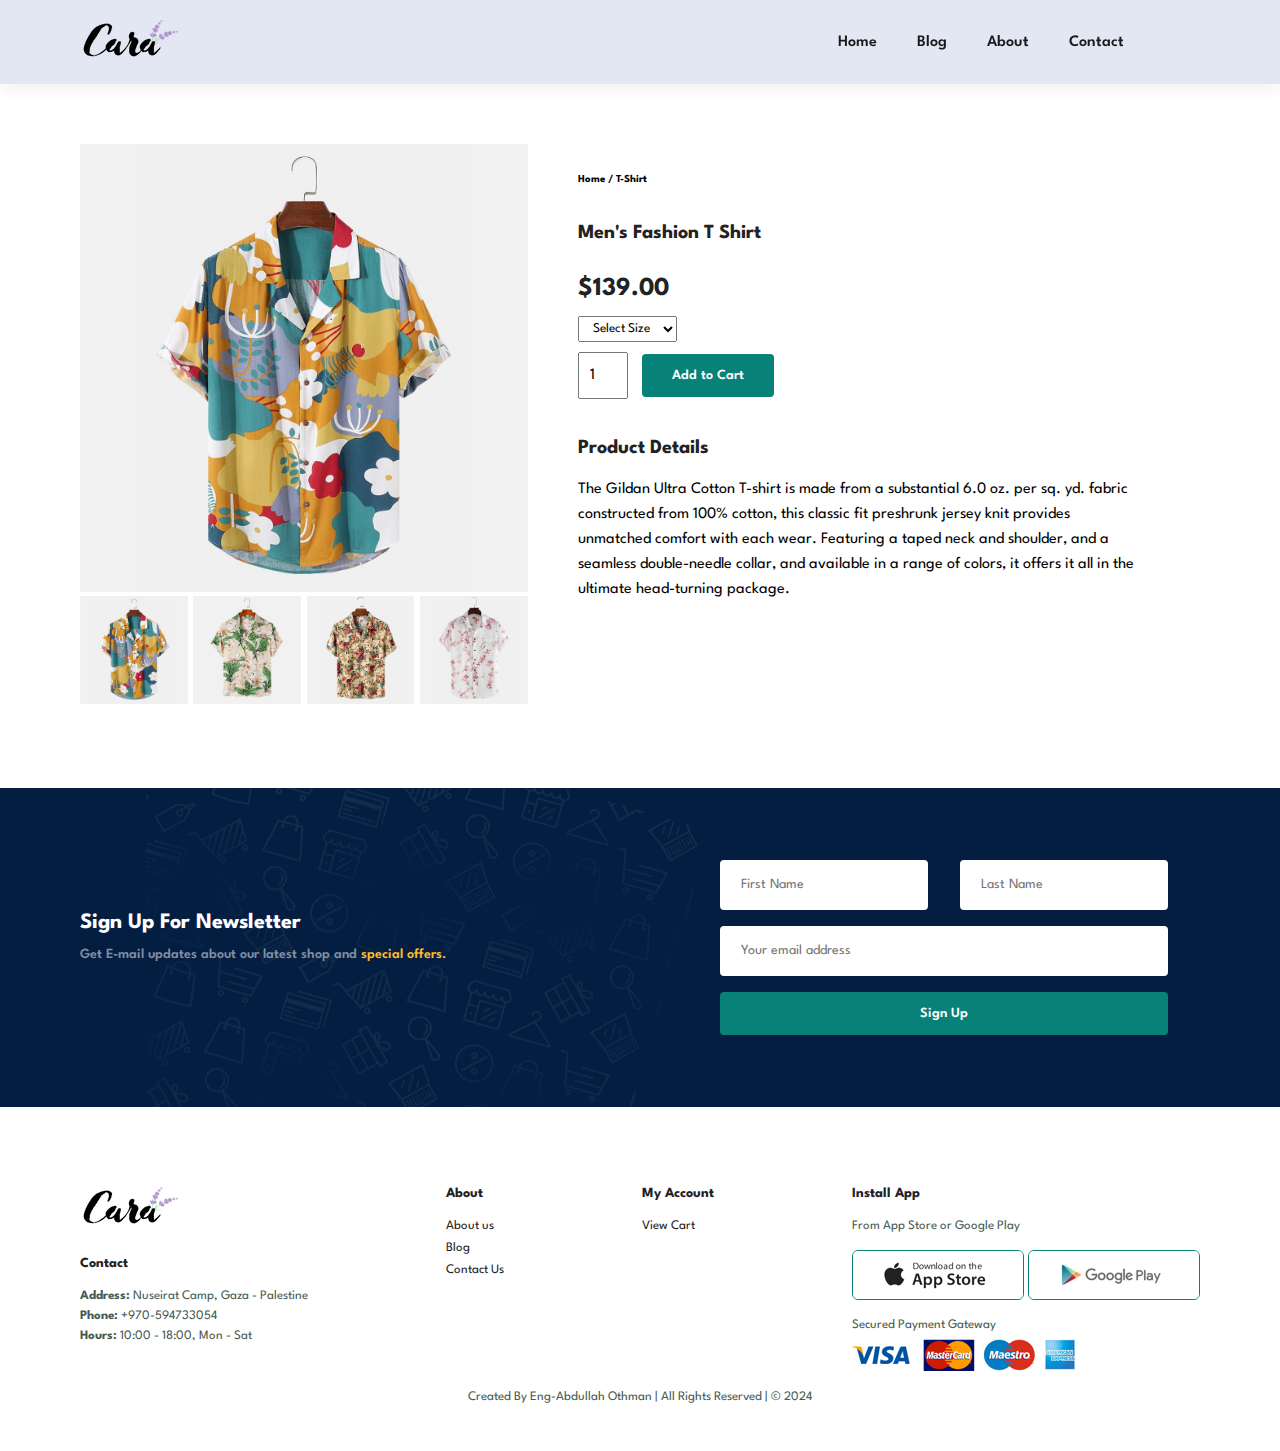
<file: ecommerce-website-html-css-main/singleProduct.html>
<!DOCTYPE html>
<html lang="en">

<head>
    <meta charset="UTF-8">
    <meta http-equiv="X-UA-Compatible" content="IE=edge">
    <meta name="viewport" content="width=device-width, initial-scale=1.0">
    <title>e-commerce website</title>

    <!-- font-awesome cdn link -->
    <link rel="stylesheet" href="https://pro.fontawesome.com/releases/v5.10.0/css/all.css" />

    <!-- custom css file link -->
    <link rel="stylesheet" href="style.css">

</head>

<body>

    <section id="header">
        <a href="index.html"><img src="images/logo.png" class="logo" alt=""></a>
        <div>
            <ul id="navbar">
                <li><a href="index.html">Home</a></li>
                <li><a href="blog.html">Blog</a></li>
                <li><a href="about.html">About</a></li>
                <li><a href="contact.html">Contact</a></li>
                <li id="lg-bag"><a href="cart.html"><i class="far fa-shopping-bag"></i></a></li>
                <a href="#" id="close"><i class="far fa-times"></i></a>
            </ul>
        </div>
        <div id="mobile">
            <a href="cart.html"><i class="far fa-shopping-bag"></i></a>
            <i id="bar" class="fas fa-outdent"></i>
        </div>
    </section>

    <section id="productdetails" class="section-p1">
        <div class="single-pro-image">
            <img src="images/products/f1.jpg" width="100%" id="MainImg" alt="">
            <div class="small-image-group">
                <div class="small-img-col">
                    <img src="images/products/f1.jpg" width="100%" class="small-img" alt="">
                </div>
                <div class="small-img-col">
                    <img src="images/products/f2.jpg" width="100%" class="small-img" alt="">
                </div>
                <div class="small-img-col">
                    <img src="images/products/f3.jpg" width="100%" class="small-img" alt="">
                </div>
                <div class="small-img-col">
                    <img src="images/products/f4.jpg" width="100%" class="small-img" alt="">
                </div>
            </div>
        </div>
        <div class="single-pro-details">
            <h6>Home / T-Shirt</h6>
            <h4>Men's Fashion T Shirt</h4>
            <h2>$139.00</h2>
            <select>
                <option>Select Size</option>
                <option>XL</option>
                <option>XXL</option>
                <option>Small</option>
                <option>Large</option>
            </select>
            <input type="number" value="1">
            <button class="normal">Add to Cart</button>
            <h4>Product Details</h4>
            <span>The Gildan Ultra Cotton T-shirt is made from a substantial 6.0 oz. per sq. yd. fabric
                constructed from 100% cotton, this classic fit preshrunk jersey knit provides unmatched comfort
                with each wear. Featuring a taped neck and shoulder, and a seamless double-needle collar, and available
                in a range
                of colors, it offers it all in the ultimate head-turning package.
            </span>
        </div>
    </section>


    <section id="newsletter" class="section-p1 section-m1">

        <div class="newstext">
            <h4>Sign Up For Newsletter</h4>
            <p>Get E-mail updates about our latest shop and <span>special offers.</span></p>
        </div>
        <form class="form">
            <div class="user-name">
                <input type="text" required placeholder="First Name">
                <input type="text" required placeholder="Last Name">
            </div>
            <input type="text" required placeholder="Your email address">
            <button type="submit" class="normal">Sign Up</button>
        </form>
    </section>

    <footer class="section-p1">
        <div class="col">
            <img class="logo" src="images/logo.png" alt="">
            <h4>Contact</h4>
            <p><strong>Address:</strong> Nuseirat Camp, Gaza - Palestine</p>
            <p><strong>Phone:</strong> +970-594733054</p>
            <p><strong>Hours:</strong> 10:00 - 18:00, Mon - Sat</p>
        </div>
        <div class="col">
            <h4>About</h4>
            <a href="about.html">About us</a>
            <a href="blog.html">Blog</a>
            <a href="contact.html">Contact Us</a>
        </div>
        <div class="col">
            <h4>My Account</h4>
            <a href="cart.html">View Cart</a>
        </div>
        <div class="col install">
            <h4>Install App</h4>
            <p>From App Store or Google Play</p>
            <div class="row">
                <img src="images/pay/app.jpg" alt="">
                <img src="images/pay/play.jpg" alt="">
            </div>
            <p>Secured Payment Gateway</p>
            <img src="images/pay/pay.png" alt="">
        </div>
        <div class="copyright">
            <p>Created By Eng-Abdullah Othman | All Rights Reserved | &#169; 2024</p>
        </div>
    </footer>

    <!-- javascript script file code -->
    <script>
        var mainImg = document.getElementById("MainImg");
        var smallImg = document.getElementsByClassName("small-img");
        smallImg[0].onclick = function () {
            mainImg.src = smallImg[0].src;
        }
        smallImg[1].onclick = function () {
            mainImg.src = smallImg[1].src;
        }
        smallImg[2].onclick = function () {
            mainImg.src = smallImg[2].src;
        }
        smallImg[3].onclick = function () {
            mainImg.src = smallImg[3].src;
        }
    </script>

    <!-- javascript script file link -->
    <script src="script.js"></script>
</body>

</html>
</file>
<file: ecommerce-website-html-css-main/style.css>
@import url('https://fonts.googleapis.com/css2?family=Spartan:wght@100;200;300;400;500;600;700;800;900&display=swap');

* {
    margin: 0;
    padding: 0;
    box-sizing: border-box;
    font-family: 'Spartan', sans-serif;
}

.notexist {
    display: none !important;
}

h1 {
    font-size: 50px;
    line-height: 64px;
    color: #222;
}

h2 {
    font-size: 46px;
    line-height: 54px;
    color: #222;
}

h4 {
    font-size: 20px;
    color: #222;
}

h6 {
    font-weight: 700;
    font-size: 12x;
}

p {
    font-size: 16px;
    color: #465b52;
    margin: 15px 0 20px 0;
}

.section-p1 {
    padding: 40px 80px;
}

.section-m1 {
    margin: 40px 0;
}

button.normal {
    font-size: 14px;
    font-weight: 600;
    padding: 15px 30px;
    color: #000;
    background-color: #fff;
    border-radius: 4px;
    cursor: pointer;
    border: none;
    outline: none;
    transition: 0.2s ease;
}

button.white {
    font-size: 13px;
    font-weight: 600;
    padding: 11px 18px;
    color: #fff;
    background-color: transparent;
    cursor: pointer;
    border: 1px solid #fff;
    outline: none;
    transition: 0.2s ease;
}

body {
    width: 100%;
}

/* Header Start */

#header {
    display: flex;
    align-items: center;
    justify-content: space-between;
    padding: 20px 80px;
    background: #E3E6F3;
    box-shadow: 0 5px 15px rgba(0, 0, 0, 0.06);
    z-index: 999;
    position: sticky;
    top: 0;
}

#navbar {
    display: flex;
    align-items: center;
    justify-content: center;
}

#navbar li {
    list-style: none;
    padding: 0 20px;
    position: relative;
}

#navbar li a {
    text-decoration: none;
    font-size: 16px;
    font-weight: 600;
    color: #1a1a1a;
    transition: 0.3s ease;
}

#navbar li a:hover,
#navbar li a.active {
    color: #088178;
}

#navbar li a:hover::after,
#navbar li a.active::after {
    content: "";
    width: 30%;
    height: 2px;
    background: #088178;
    position: absolute;
    bottom: -4px;
    left: 20px;
}

#close {
    display: none;
}

#mobile {
    display: none;
    align-items: center;
}

/* Home Page */

#hero {
    background-image: url(images/hero4.png);
    width: 100%;
    height: 90vh;
    background-size: cover;
    background-position: top 25% right 0;
    padding: 0 80px;
    display: flex;
    flex-direction: column;
    align-items: flex-start;
    justify-content: center;
}

#hero h4 {
    padding-bottom: 15px;
}

#hero h1 {
    color: #088178;
}

#hero button {
    background-image: url(images/button.png);
    background-color: transparent;
    color: #088178;
    border: 0;
    padding: 14px 80px 14px 65px;
    background-repeat: no-repeat;
    cursor: pointer;
    font-weight: 700;
    font-size: 15px;
}

#feature {
    display: flex;
    align-items: center;
    justify-content: space-between;
    flex-wrap: wrap;
}

#feature .fe-box {
    width: 180px;
    text-align: center;
    padding: 25px 15px;
    box-shadow: 20px 20px 34px rgba(0, 0, 0, 0.03);
    border: 1px solid #cce7d0;
    border-radius: 4px;
    margin: 15px 0;
}

#feature .fe-box:hover {
    box-shadow: 10px 10px 54px rgba(70, 62, 221, 0.1);
}

#feature .fe-box img {
    width: 100%;
    margin-bottom: 10px;
}

#feature .fe-box h6 {
    display: inline-block;
    padding: 9px 8px 6px 8px;
    line-height: 1;
    border-radius: 4px;
    color: #088178;
    background-color: #fddde4;
}

#feature .fe-box:nth-child(2) h6 {
    background-color: #cdebbc;
}

#feature .fe-box:nth-child(3) h6 {
    background-color: #d1e8f2;
}

#feature .fe-box:nth-child(4) h6 {
    background-color: #cdd4f8;
}

#feature .fe-box:nth-child(5) h6 {
    background-color: #f6dbf6;
}

#feature .fe-box:nth-child(6) h6 {
    background-color: #fff2e5;
}

.product1 {
    text-align: center;
}

.product1 .pro-container {
    display: flex;
    justify-content: space-between;
    padding-top: 20px;
    flex-wrap: wrap;
}

.product1 .pro {
    width: 23%;
    min-width: 250px;
    padding: 10px 12px;
    border: 1px solid #cce7d0;
    border-radius: 25px;
    cursor: pointer;
    box-shadow: 20px 20px 30px rgba(0, 0, 0, 0.02);
    margin: 15px 0;
    transition: 0.2s ease;
    position: relative;
}

.product1 .pro:hover {
    box-shadow: 20px 20px 30px rgba(0, 0, 0, 0.06);
}

.product1 .pro img {
    width: 100%;
    border-radius: 20px;
}

.product1 .pro .des {
    text-align: start;
    padding: 10px 0;
}

.product1 .pro .des span {
    color: #606063;
    font-size: 12px;
}

.product1 .pro .des h5 {
    padding-top: 7px;
    color: #1a1a1a;
    font-size: 14px;
}

.product1 .pro .des i {
    font-size: 12px;
    color: rgb(243, 181, 25);
}

.product1 .pro .des h4 {
    padding-top: 7px;
    font-size: 15px;
    font-weight: 700;
    color: #088178;
}

.product1 .pro .cart {
    width: 40px;
    height: 40px;
    line-height: 40px;
    border-radius: 50px;
    background-color: #e8f6ea;
    font-weight: 500;
    color: #088178;
    border: 1px solid #cce7d0;
    position: absolute;
    bottom: 20px;
    right: 10px;
}

#banner {
    display: flex;
    flex-direction: column;
    justify-content: center;
    align-items: center;
    text-align: center;
    background-image: url(images/banner/b2.jpg);
    background-size: cover;
    background-position: center;
    width: 100%;
    height: 40vh;
}

#banner h4 {
    color: #fff;
    font-size: 16px;
}

#banner h2 {
    color: #fff;
    font-size: 30px;
    padding: 10px 0;
}

#banner h2 span {
    color: #ef3636;
}

#banner button:hover {
    background-color: #088178;
    color: #fff;
}

#sm-banner {
    display: flex;
    justify-content: space-between;
    flex-wrap: wrap;
}

#sm-banner .banner-box {
    display: flex;
    flex-direction: column;
    justify-content: center;
    align-items: flex-start;
    text-align: center;
    background-image: url(images/banner/b17.jpg);
    background-size: cover;
    background-position: center;
    min-width: 850px;
    height: 50vh;
    padding: 30px;
}

#sm-banner h4 {
    color: #fff;
    font-size: 20px;
    font-weight: 300;
}

#sm-banner h2 {
    color: #fff;
    font-size: 28px;
    font-weight: 800;
}

#sm-banner span {
    color: #fff;
    font-size: 14px;
    font-weight: 500;
    padding-bottom: 15px;
}

#sm-banner .banner-box:hover button {
    background-color: #088178;
    border: 1px solid #088178;
}

#sm-banner .banner-box:nth-child(2) {
    background-image: url(images/banner/b10.jpg);
}

#banner3 .banner-box {
    display: flex;
    flex-direction: column;
    justify-content: center;
    align-items: flex-start;
    text-align: center;
    background-image: url(images/banner/b7.jpg);
    background-size: cover;
    background-position: center;
    min-width: 30%;
    height: 30vh;
    padding: 30px;
    margin-bottom: 20px;
}

#banner3 .banner-box:nth-child(2) {
    background-image: url(images/banner/b4.jpg);
}

#banner3 .banner-box:nth-child(3) {
    background-image: url(images/banner/b18.jpg);
}

#banner3 {
    display: flex;
    justify-content: space-between;
    flex-wrap: wrap;
    padding: 0 80px;
}

#banner3 h2 {
    color: #fff;
    font-weight: 900;
    font-size: 22px;
}

#banner3 h3 {
    color: #ec544e;
    font-weight: 800;
    font-size: 15px;
}

#newsletter {
    display: flex;
    justify-content: space-between;
    align-items: center;
    flex-wrap: wrap;
    background-image: url(images/banner/b14.png);
    background-repeat: no-repeat;
    background-position: 20% 30%;
    background-color: #041e42;
}

#newsletter h4 {
    font-size: 22px;
    font-weight: 700;
    color: #fff;
}

#newsletter p {
    font-size: 14px;
    font-weight: 600;
    color: #818EA0;
}

#newsletter p span {
    color: #ffbd27;
}

#newsletter .form {
    display: flex;
    flex-direction: column;
    margin: 2rem;
    width: 40%;
}

.user-name {
    display: flex;
    flex-direction: row;
    gap: 2rem;
    margin-bottom: 1rem;
}

#newsletter input {
    height: 3.125rem;
    padding: 0 1.25rem;
    font-size: 14px;
    width: 100%;
    border: 1px solid transparent;
    border-radius: 4px;
    outline: none;
}


#newsletter button {
    margin-top: 1rem;
    background-color: #088178;
    color: #fff;
    white-space: nowrap;
}

footer {
    display: flex;
    justify-content: space-between;
    flex-wrap: wrap;
}

footer .col {
    display: flex;
    flex-direction: column;
    align-items: flex-start;
    margin-bottom: 20px;
}

footer .logo {
    margin-bottom: 30px;
}

footer h4 {
    font-size: 14px;
    padding-bottom: 20px;
}

footer p {
    font-size: 13px;
    margin: 0 0 8px 0;
}

footer a {
    font-size: 13px;
    text-decoration: none;
    color: #222;
    margin: 0 0 10px 0;
}

footer .follow {
    margin-top: 20px;
}

footer .follow i {
    color: #465b52;
    padding-right: 4px;
    cursor: pointer;
}

footer .install .row img {
    border: 1px solid #088178;
    border-radius: 6px;
    margin: 10px 0 15px 0;
}

footer .follow i:hover,
footer a:hover {
    color: #088178;
}

footer .copyright {
    width: 100%;
    text-align: center;
}

/* Shop Page */

#page-header {
    background-image: url(images/banner/b1.jpg);
    width: 100%;
    height: 40vh;
    background-size: cover;
    display: flex;
    justify-content: center;
    text-align: center;
    flex-direction: column;
    padding: 14px;
}

#page-header h2,
#page-header p {
    color: #fff;
}

#pagination {
    text-align: center;
}

#pagination a {
    text-decoration: none;
    background-color: #088178;
    padding: 15px 20px;
    border-radius: 4px;
    color: #fff;
    font-weight: 600;
}

#pagination a i {
    font-size: 16px;
    font-weight: 600;
}

/* Single Product Page */

#productdetails {
    display: flex;
    margin-top: 20px;
}

#productdetails .single-pro-image {
    width: 40%;
    margin-right: 50px;
}

.small-image-group {
    display: flex;
    justify-content: space-between;
}

.small-img-col {
    flex-basis: 24%;
    cursor: pointer;
}

#productdetails .single-pro-details {
    width: 50%;
    padding-top: 30px;
}

#productdetails .single-pro-details h4 {
    padding: 40px 0 20px 0;
}

#productdetails .single-pro-details h2 {
    font-size: 26px;
}

#productdetails .single-pro-details select {
    display: block;
    padding: 5px 10px;
    margin-bottom: 10px;
}

#productdetails .single-pro-details input {
    width: 50px;
    height: 47px;
    padding-left: 10px;
    font-size: 16px;
    margin-right: 10px;
}

#productdetails .single-pro-details button {
    background-color: #088178;
    color: #fff;
}

#productdetails .single-pro-details input:focus {
    outline: none;
}

#productdetails .single-pro-details span {
    line-height: 25px;
}

/* Blog Page */

#page-header.blog-header {
    background-image: url(images/banner/b19.jpg);
}

#blog {
    padding: 150px 150px 0 150px;
}

#blog .blog-box {
    display: flex;
    align-items: center;
    width: 100%;
    position: relative;
    padding-bottom: 90px;
}

#blog .blog-img {
    width: 50%;
    margin-right: 40px;
}

#blog img {
    width: 100%;
    height: 300px;
    object-fit: cover;
}

#blog .blog-details {
    width: 50%;
}

#blog .blog-details a {
    text-decoration: none;
    font-size: 11px;
    color: #000;
    font-weight: 700;
    position: relative;
    transition: 0.3s;
}

#blog .blog-details a::after {
    content: "";
    width: 50px;
    height: 1px;
    background-color: #000;
    position: absolute;
    top: 4px;
    right: -60px;
}

#blog .blog-details a:hover {
    color: #088178;
}

#blog .blog-details a:hover::after {
    background-color: #088178;
}

#blog .blog-box h1 {
    position: absolute;
    top: -40px;
    left: 0;
    font-size: 70px;
    font-weight: 700;
    color: #c9cbce;
    z-index: -9;
}

/* About Page */

#page-header.about-header {
    background-image: url(images/about/banner.png);
}

#about-head {
    display: flex;
    align-items: center;
}

#about-head img {
    width: 50%;
    height: auto;
}

#about-head div {
    padding-left: 40px;
}


#about-app {
    text-align: center;
}

#about-app .video {
    width: 70%;
    height: 100%;
    margin: 30px auto 0 auto;
}

#about-app .video video {
    width: 100%;
    height: 100%;
    border-radius: 20px;
}

/* Contact Page */

#contact-details {
    display: flex;
    align-items: center;
    justify-content: space-between;
}

#contact-details .details {
    width: 40%;
}

#contact-details .details span,
#form-details form span {
    font-size: 12px;
}

#contact-details .details h2,
#form-details form h2 {
    font-size: 26px;
    line-height: 35px;
    padding: 20px 0;
}

#contact-details .details h3 {
    font-size: 16px;
    padding-bottom: 15px;
}

#contact-details .details li {
    list-style: none;
    display: flex;
    padding: 10px 0;
    align-items: center;
}

#contact-details .details li i {
    font-size: 14px;
    padding-right: 22px;
}

#contact-details .details li p {
    margin: 0;
    font-size: 14px;
}

#contact-details .map {
    width: 55%;
    height: 400px;
}

#contact-details .map iframe {
    width: 100%;
    height: 100%;
}

#form-details {
    display: flex;
    justify-content: space-between;
    margin: 30px;
    padding: 80px;
    border: 1px solid #e1e1e1;
}

#form-details form {
    width: 65%;
    display: flex;
    flex-direction: column;
    align-items: flex-start;
}

#form-details form input,
#form-details form textarea {
    width: 100%;
    padding: 12px 15px;
    outline: none;
    margin-bottom: 20px;
    border: 1px solid #e1e1e1;
}

#form-details form button {
    background-color: #088178;
    color: #fff;
}

#form-details .people div {
    padding-bottom: 25px;
    display: flex;
    align-items: flex-start;
}

#form-details .people div img {
    width: 65px;
    height: 65px;
    object-fit: cover;
    margin-right: 15px;
}

#form-details .people div p {
    margin: 0;
    font-size: 13px;
    line-height: 25px;
}

#form-details .people div span {
    display: block;
    color: #000;
    font-size: 16px;
    font-weight: 600;
}

/* Cart Page */

#cart {
    overflow-x: auto;
}

#cart table {
    width: 100%;
    border-collapse: collapse;
    table-layout: fixed;
    white-space: nowrap;
}

#cart table img {
    width: 70px;
}

#cart table td:nth-child(1) {
    width: 100px;
    text-align: center;
}

#cart table td:nth-child(2) {
    width: 150px;
    text-align: center;
}

#cart table td:nth-child(3) {
    width: 250px;
    text-align: center;
}

#cart table td:nth-child(4),
#cart table td:nth-child(5),
#cart table td:nth-child(6) {
    width: 150px;
    text-align: center;
}

#cart table td:nth-child(5) input {
    width: 70px;
    padding: 10px 5px 10px 15px;
}

#cart table thead {
    border: 1px solid #e2e9e1;
    border-left: none;
    border-right: none;
}

#cart table thead td {
    font-weight: 700;
    text-transform: uppercase;
    font-size: 13px;
    padding: 18px 0;
}

#cart table tbody tr td {
    padding-top: 15px;
}

#cart table tbody td {
    font-size: 13px;
}

#cart-add {
    display: flex;
    flex-wrap: wrap;
    justify-content: space-between;
}

#cart-add .coupon {
    width: 50%;
    margin-bottom: 30px;
}

#cart-add .coupon h3,
#cart-add .subtotal h3 {
    padding-bottom: 15px;
}

#cart-add .coupon input {
    padding: 10px 20px;
    outline: none;
    width: 60%;
    margin-right: 10px;
    border: 1px solid #e2e9e1;
}

#cart-add .coupon button,
#cart-add .subtotal button {
    background-color: #088178;
    color: #fff;
    padding: 12px 20px;
}

#cart-add .subtotal {
    width: 50%;
    margin-bottom: 30px;
    border: 1px solid #e2e9e1;
    padding: 30px;
}

#cart-add .subtotal table {
    border-collapse: collapse;
    width: 100%;
    margin-bottom: 20px;
}

#cart-add .subtotal table td {
    width: 50%;
    border: 1px solid #e2e9e1;
    padding: 10px;
    font-size: 13px;
}

/* Media Query */

@media (max-width: 799px) {
    .section-p1 {
        padding: 40px 40px;
    }

    #navbar {
        display: flex;
        flex-direction: column;
        align-items: flex-start;
        justify-content: flex-start;
        position: fixed;
        top: 0;
        right: -300px;
        height: 100vh;
        width: 300px;
        background-color: #E3E6F3;
        box-shadow: 0 40px 60px rgba(0, 0, 0, 0.1);
        padding: 80px 0 0 10px;
        transition: 0.3s;
    }

    #navbar.active {
        right: 0px;
    }

    #navbar li {
        margin-bottom: 25px;
    }

    #mobile {
        display: flex;
        align-items: center;
    }

    #mobile i {
        color: #1a1a1a;
        font-size: 24px;
        padding-left: 20px;
    }

    #close {
        display: initial;
        position: absolute;
        top: 30px;
        left: 30px;
        color: #222;
        font-size: 24px;
    }

    #lg-bag {
        display: none;
    }

    #hero {
        height: 70vh;
        padding: 0 80px;
        background-position: top 30% right 30%;
    }

    #feature {
        justify-content: center;
    }

    #feature .fe-box {
        margin: 15px 15px;
    }

    #product1 .pro-container {
        justify-content: center;
    }

    #product1 .pro {
        margin: 15px;
    }

    #banner {
        height: 20vh;
    }

    #sm-banner .banner-box {
        min-height: 100%;
        height: 30vh;
    }

    #banner3 {
        padding: 0 40px;
    }

    #banner3 .banner-box {
        width: 28%;
    }

    #newsletter .form {
        width: 70%;
    }

    /* Contact Page */

    #form-details {
        padding: 40px;
    }

    #form-details form {
        width: 50%;
    }
}

@media (max-width: 477px) {
    .section-p1 {
        padding: 20px;
    }

    #header {
        padding: 10px 30px;
    }

    h1 {
        font-size: 38px;
    }

    h2 {
        font-size: 32px;
    }

    #hero {
        padding: 0 20px;
        background-position: 55%;
    }

    #feature {
        justify-content: space-between;
    }

    #feature .fe-box {
        width: 155px;
        margin: 0 0 15px 0;
    }

    #product .pro {
        width: 100%;
    }

    #banner {
        height: 40vh;
    }

    #sm-banner .banner-box {
        height: 40vh;
        margin-bottom: 20px;
    }

    #banner3 {
        padding: 0 20px;
    }

    #banner3 .banner-box {
        width: 100%;
    }

    #newsletter {
        padding: 40px 20px;
    }

    #newsletter .form {
        width: 100%;
    }

    footer .copyright {
        text-align: start;
    }

    /* Single Product */
    #productdetails {
        display: flex;
        flex-direction: column;
    }

    #productdetails .single-pro-image {
        width: 100%;
        margin-right: 0px;
    }

    #productdetails .single-pro-details {
        width: 100%;
    }

    /* Blog Page */
    #blog {
        padding: 100px 20px 0 20px;
    }

    #blog .blog-box {
        display: flex;
        flex-direction: column;
        align-items: flex-start;
    }

    #blog .blog-img {
        width: 100%;
        margin-right: 0px;
        margin-bottom: 30px;
    }

    #blog .blog-details {
        width: 100%;
    }

    /* About Page */

    #about-head {
        flex-direction: column;
    }

    #about-head img {
        width: 100%;
        margin-bottom: 20px;
    }

    #about-head div {
        padding-left: 0px;
    }

    #about-app .video {
        width: 100%;
    }

    /* Contact Page */

    #contact-details {
        flex-direction: column;
    }

    #contact-details .details {
        width: 100%;
        margin-bottom: 30px;
    }

    #contact-details .map {
        width: 100%;
    }

    #form-details {
        margin: 10px;
        padding: 30px 10px;
        flex-wrap: wrap;
    }

    #form-details form {
        width: 100%;
        margin-bottom: 30px;
    }

    /* Cart Page */

    #cart-add {
        flex-direction: column;
    }

    #cart-add .coupon {
        width: 100%;
    }

    #cart-add .subtotal {
        width: 100%;
        padding: 20px;
    }

    .notexist {
        display: none !important;
    }


}
</file>
